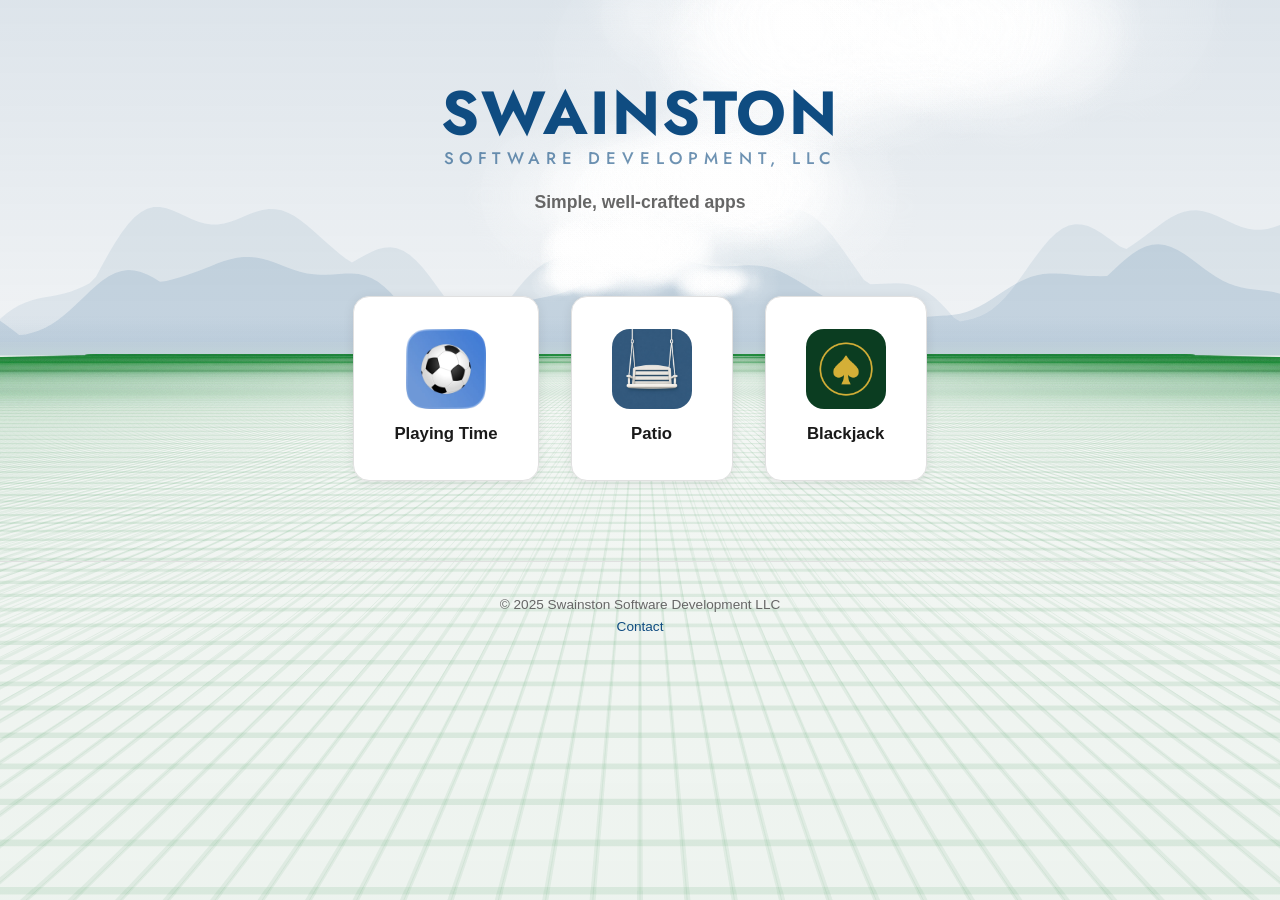
<file: index.html>
<!DOCTYPE html>
<html lang="en">
<head>
    <meta charset="UTF-8">
    <meta name="viewport" content="width=device-width, initial-scale=1.0">
    <title>Swainston Software Development</title>
    <link rel="icon" href="favicon.svg" type="image/svg+xml">
    <link rel="stylesheet" href="style.css">
    <link rel="preconnect" href="https://fonts.googleapis.com">
    <link rel="preconnect" href="https://fonts.gstatic.com" crossorigin>
    <link href="https://fonts.googleapis.com/css2?family=Jost:wght@400;500;600;700&family=JetBrains+Mono:wght@400;500&display=swap" rel="stylesheet">
</head>
<body>
    <div class="hero">
        <h1 class="logo">
            <span class="logo-main">Swainston</span>
            <span class="logo-sub">Software Development, LLC</span>
        </h1>
        <p>Simple, well-crafted apps</p>
    </div>

    <div class="app-list">
        <a class="app-link" href="apps/playing-time/index.html">
            <img src="assets/playing-time-icon.png" alt="Playing Time icon">
            <span>Playing Time</span>
        </a>
        <a class="app-link" href="apps/patio/index.html">
            <img src="assets/patio-icon.jpg" alt="Patio icon">
            <span>Patio</span>
        </a>
        <a class="app-link" href="apps/blackjack/index.html">
            <img src="assets/blackjack-icon.png" alt="Blackjack icon">
            <span>Blackjack</span>
        </a>
    </div>

    <footer>
        <p>&copy; 2025 Swainston Software Development LLC</p>
        <p><a href="support.html">Contact</a></p>
    </footer>

    <canvas id="world"></canvas>
    <canvas id="aurora"></canvas>
    <script>
    (function() {
        const canvas = document.getElementById('world');
        const ctx = canvas.getContext('2d');
        let w, h;

        const HORIZON = 0.38;
        const GREEN = [40, 140, 65];
        const BLUE = [15, 76, 129];
        const CLOUD_WHITE = [255, 255, 255];

        const GROUND_SPEED = 0.15;

        // --- CLOUDS ---
        const clouds = [];
        const CLOUD_COUNT = 6;

        function makeCloud(randomZ) {
            const puffs = [];
            // dense core puffs
            const coreCount = Math.floor(Math.random() * 14) + 14;
            for (let i = 0; i < coreCount; i++) {
                puffs.push({
                    ox: (Math.random() - 0.5) * 0.6,
                    oy: (Math.random() - 0.5) * 0.12,
                    r: Math.random() * 0.1 + 0.08,
                    core: true
                });
            }
            // outer puffs for shape
            const outerCount = Math.floor(Math.random() * 14) + 10;
            for (let i = 0; i < outerCount; i++) {
                puffs.push({
                    ox: (Math.random() - 0.5) * 1.0,
                    oy: (Math.random() - 0.5) * 0.18,
                    r: Math.random() * 0.12 + 0.06,
                    core: false
                });
            }
            return {
                x: (Math.random() - 0.5) * 2.0,
                y: -(Math.random() * 0.4 + 0.55),
                z: randomZ ? Math.random() * 10 + 2 : 10 + Math.random() * 3,
                puffs: puffs
            };
        }

        function initClouds() {
            clouds.length = 0;
            for (let i = 0; i < CLOUD_COUNT; i++) {
                clouds.push(makeCloud(true));
            }
        }

        function resize() {
            w = canvas.width = window.innerWidth;
            h = canvas.height = window.innerHeight;
        }

        function project(x3, y3, z3) {
            const fov = 1.5;
            const scale = fov / z3;
            return {
                x: w / 2 + x3 * scale * w * 0.5,
                y: h * HORIZON + y3 * scale * h * 0.6,
                s: scale
            };
        }

        function draw(t) {
            if (window.innerWidth <= 600) {
                requestAnimationFrame(draw);
                return;
            }
            ctx.clearRect(0, 0, w, h);
            const time = t * 0.001;

            // --- SKY GRADIENT ---
            const skyGrad = ctx.createLinearGradient(0, 0, 0, h * HORIZON);
            skyGrad.addColorStop(0, 'rgba(15, 76, 129, 0.12)');
            skyGrad.addColorStop(1, 'rgba(15, 76, 129, 0.04)');
            ctx.fillStyle = skyGrad;
            ctx.fillRect(0, 0, w, h * HORIZON);

            // --- MOUNTAINS ---
            const mBase = h * (HORIZON + 0.015);

            // back range (farther, lighter)
            ctx.beginPath();
            ctx.moveTo(0, mBase);
            const mSteps = 200;
            for (let i = 0; i <= mSteps; i++) {
                const mx = (i / mSteps) * w;
                const nx = i / mSteps * 12;
                const peak = Math.abs(Math.sin(nx * 0.7)) * 0.12
                           + Math.abs(Math.sin(nx * 1.3 + 2)) * 0.06
                           + Math.sin(nx * 2.7 + 5) * 0.025
                           + Math.sin(nx * 5.1 + 1) * 0.012;
                ctx.lineTo(mx, mBase - peak * h);
            }
            ctx.lineTo(w, mBase);
            ctx.closePath();
            ctx.fillStyle = 'rgba(15, 76, 129, 0.08)';
            ctx.fill();

            // front range (closer, darker)
            ctx.beginPath();
            ctx.moveTo(0, mBase);
            for (let i = 0; i <= mSteps; i++) {
                const mx = (i / mSteps) * w;
                const nx = i / mSteps * 10;
                const peak = Math.abs(Math.sin(nx * 0.9 + 3)) * 0.08
                           + Math.abs(Math.sin(nx * 1.7 + 1)) * 0.04
                           + Math.sin(nx * 3.3 + 4) * 0.018
                           + Math.sin(nx * 6.2 + 2) * 0.008;
                ctx.lineTo(mx, mBase - peak * h);
            }
            ctx.lineTo(w, mBase);
            ctx.closePath();
            ctx.fillStyle = 'rgba(15, 76, 129, 0.12)';
            ctx.fill();

            // --- GROUND GRADIENT ---
            const groundGrad = ctx.createLinearGradient(0, h * HORIZON, 0, h);
            groundGrad.addColorStop(0, 'rgba(40, 140, 65, 0.02)');
            groundGrad.addColorStop(0.3, 'rgba(40, 140, 65, 0.04)');
            groundGrad.addColorStop(1, 'rgba(40, 140, 65, 0.06)');
            ctx.fillStyle = groundGrad;
            ctx.fillRect(0, h * HORIZON, w, h * (1 - HORIZON));

            // --- GROUND GRID ---
            const gridRows = 200;
            const gridCols = 1000;
            const zMin = 0.1;
            const zMax = 22;
            const zRange = zMax - zMin;
            const scrollOffset = zRange - (time * GROUND_SPEED * 0.8) % zRange;

            for (let row = 0; row < gridRows; row++) {
                const t_row = row / gridRows;
                const baseZ = zMin * Math.pow(zMax / zMin, t_row);
                const z = zMin + ((baseZ - zMin + scrollOffset) % zRange);
                const fade = Math.max(0.3, (z - zMin) / zRange);
                const hillY = 0.35 + Math.sin(z * 1.5 + time * 0.4) * 0.015;

                // horizontal lines
                const lp = project(-12, hillY, z);
                const rp = project(12, hillY, z);
                if (lp.y > h * HORIZON) {
                    ctx.beginPath();
                    ctx.moveTo(lp.x, lp.y);
                    ctx.lineTo(rp.x, rp.y);
                    ctx.strokeStyle = 'rgba(' + GREEN.join(',') + ',' + (0.35 * fade) + ')';
                    ctx.lineWidth = Math.max(0.5, lp.s * 2.5);
                    ctx.stroke();
                }

                // vertical lines
                if (row < gridRows - 1) {
                    const nt_row = (row + 1) / gridRows;
                    const nBaseZ = zMin * Math.pow(zMax / zMin, nt_row);
                    const nz = zMin + ((nBaseZ - zMin + scrollOffset) % zRange);
                    const nHill = 0.35 + Math.sin(nz * 1.5 + time * 0.4) * 0.015;
                    for (let col = 0; col <= gridCols; col++) {
                        const x = (col / gridCols - 0.5) * 24;
                        const p1 = project(x, hillY, z);
                        const p2 = project(x, nHill, nz);
                        if (p1.y > h * HORIZON) {
                            ctx.beginPath();
                            ctx.moveTo(p1.x, p1.y);
                            ctx.lineTo(p2.x, p2.y);
                            ctx.strokeStyle = 'rgba(' + GREEN.join(',') + ',' + (0.25 * fade) + ')';
                            ctx.lineWidth = Math.max(0.3, p1.s * 1.8);
                            ctx.stroke();
                        }
                    }
                }
            }

            // --- CLOUDS ---
            for (let i = 0; i < clouds.length; i++) {
                const c = clouds[i];
                c.z -= 0.004;
                if (c.z < 0.3) {
                    clouds[i] = makeCloud(false);
                    continue;
                }

                for (const puff of c.puffs) {
                    const p = project(c.x + puff.ox, c.y + puff.oy, c.z);
                    const r = puff.r * p.s * w * 0.8;
                    const depth = Math.max(0, 1 - c.z / 14);

                    if (r > 1 && p.y < h * (HORIZON + 0.05)) {
                        // all puffs use gradients, core ones are just more opaque
                        const edgeAlpha = puff.core ? 0.22 + depth * 0.16 : 0.12 + depth * 0.1;
                        const grad = ctx.createRadialGradient(p.x, p.y, r * 0.3, p.x, p.y, r);
                        grad.addColorStop(0, 'rgba(255,255,255,' + edgeAlpha + ')');
                        grad.addColorStop(0.7, 'rgba(255,255,255,' + (edgeAlpha * 0.4) + ')');
                        grad.addColorStop(1, 'rgba(255,255,255,0)');
                        ctx.beginPath();
                        ctx.arc(p.x, p.y, r, 0, Math.PI * 2);
                        ctx.fillStyle = grad;
                        ctx.fill();
                    }
                }
            }

            // --- HORIZON LINE ---
            const hGrad = ctx.createLinearGradient(0, h * (HORIZON - 0.03), 0, h * (HORIZON + 0.05));
            hGrad.addColorStop(0, 'rgba(15, 76, 129, 0)');
            hGrad.addColorStop(0.4, 'rgba(15, 76, 129, 0.06)');
            hGrad.addColorStop(0.6, 'rgba(40, 140, 65, 0.05)');
            hGrad.addColorStop(1, 'rgba(40, 140, 65, 0)');
            ctx.fillStyle = hGrad;
            ctx.fillRect(0, h * (HORIZON - 0.03), w, h * 0.08);

            requestAnimationFrame(draw);
        }

        // --- AURORA (mobile) ---
        const auroraCanvas = document.getElementById('aurora');
        const actx = auroraCanvas.getContext('2d');
        let aw, ah;

        const AURORA_LAYERS = [
            { color: [15, 76, 129],  alpha: 0.12, speed: 0.8,  freq: 0.003, amp: 0.18, yBase: 0.25 },
            { color: [30, 100, 160], alpha: 0.10, speed: 0.6,  freq: 0.004, amp: 0.15, yBase: 0.35 },
            { color: [60, 140, 200], alpha: 0.08, speed: 1.0,  freq: 0.0025,amp: 0.20, yBase: 0.30 },
            { color: [20, 60, 110],  alpha: 0.10, speed: 0.5,  freq: 0.005, amp: 0.12, yBase: 0.45 },
            { color: [80, 170, 220], alpha: 0.06, speed: 0.7,  freq: 0.0035,amp: 0.16, yBase: 0.40 },
        ];

        function auroraResize() {
            aw = auroraCanvas.width = window.innerWidth;
            ah = auroraCanvas.height = window.innerHeight;
        }

        function drawAurora(t) {
            if (window.innerWidth > 600) {
                requestAnimationFrame(drawAurora);
                return;
            }
            actx.clearRect(0, 0, aw, ah);
            const time = t * 0.001;

            for (const layer of AURORA_LAYERS) {
                const steps = Math.ceil(aw / 4);
                const bandHeight = ah * 0.35;

                actx.beginPath();
                actx.moveTo(0, ah);

                for (let i = 0; i <= steps; i++) {
                    const x = (i / steps) * aw;
                    const nx = x * layer.freq;
                    const wave = Math.sin(nx + time * layer.speed) * 0.4
                               + Math.sin(nx * 2.3 + time * layer.speed * 0.7) * 0.3
                               + Math.sin(nx * 0.7 + time * layer.speed * 1.3) * 0.3;
                    actx.lineTo(x, ah * layer.yBase + wave * ah * layer.amp);
                }

                actx.lineTo(aw, ah);
                actx.closePath();

                const grad = actx.createLinearGradient(0, ah * layer.yBase - bandHeight * 0.3, 0, ah * layer.yBase + bandHeight);
                const c = layer.color.join(',');
                const shimmer = 1 + Math.sin(time * 1.5 + layer.yBase * 20) * 0.3;
                const a = layer.alpha * shimmer;

                grad.addColorStop(0, 'rgba(' + c + ', 0)');
                grad.addColorStop(0.3, 'rgba(' + c + ',' + a + ')');
                grad.addColorStop(0.6, 'rgba(' + c + ',' + (a * 0.7) + ')');
                grad.addColorStop(1, 'rgba(' + c + ', 0)');

                actx.fillStyle = grad;
                actx.fill();
            }

            requestAnimationFrame(drawAurora);
        }

        // --- SWITCHING ---
        let isMobile = window.innerWidth <= 600;

        function updateCanvases() {
            const wasMobile = isMobile;
            isMobile = window.innerWidth <= 600;
            canvas.style.display = isMobile ? 'none' : 'block';
            auroraCanvas.style.display = isMobile ? 'block' : 'none';
            resize();
            auroraResize();
            if (!wasMobile && isMobile) initClouds();
        }

        window.addEventListener('resize', function() {
            updateCanvases();
            initClouds();
        });

        updateCanvases();
        initClouds();
        requestAnimationFrame(draw);
        requestAnimationFrame(drawAurora);
    })();
    </script>
</body>
</html>
</file>
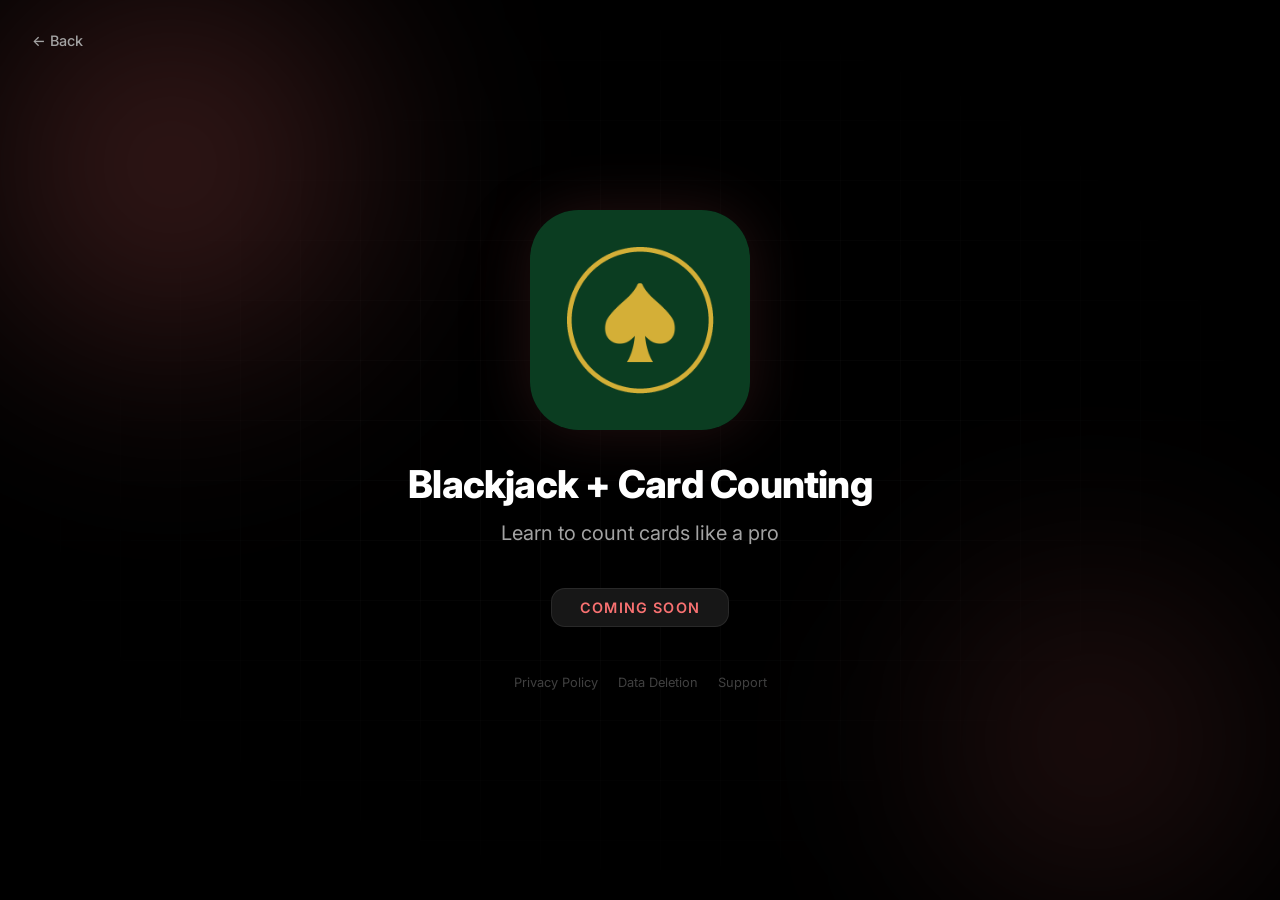
<file: apps/blackjack/index.html>
<!DOCTYPE html>
<html lang="en">
<head>
    <meta charset="UTF-8">
    <meta name="viewport" content="width=device-width, initial-scale=1.0">
    <title>Blackjack + Card Counting</title>
    <link rel="icon" href="../../favicon.svg" type="image/svg+xml">
    <link rel="preconnect" href="https://fonts.googleapis.com">
    <link rel="preconnect" href="https://fonts.gstatic.com" crossorigin>
    <link href="https://fonts.googleapis.com/css2?family=Inter:wght@400;500;600;700;800&display=swap" rel="stylesheet">
    <style>
        :root {
            --accent: #f87171;
            --accent-dim: rgba(248, 113, 113, 0.15);
            --accent-glow: rgba(248, 113, 113, 0.2);
            --accent-border: rgba(248, 113, 113, 0.6);
            --black: #000;
            --gray-900: #0a0a0a;
            --gray-800: #171717;
            --gray-400: #a3a3a3;
            --white: #fff;
        }

        *, *::before, *::after { margin: 0; padding: 0; box-sizing: border-box; }

        html { scroll-behavior: smooth; }

        body {
            font-family: 'Inter', -apple-system, BlinkMacSystemFont, 'Segoe UI', sans-serif;
            background: var(--black);
            color: var(--white);
            min-height: 100vh;
            overflow-x: hidden;
            -webkit-font-smoothing: antialiased;
        }

        .bg-glow {
            position: fixed; inset: 0; pointer-events: none; z-index: 0;
        }
        .bg-glow::before, .bg-glow::after {
            content: ''; position: absolute; border-radius: 50%; filter: blur(80px);
        }
        .bg-glow::before {
            width: 600px; height: 600px; top: -15%; left: -10%;
            background: radial-gradient(circle, rgba(248,113,113,0.25) 0%, transparent 70%);
            animation: pulse 8s ease-in-out infinite;
        }
        .bg-glow::after {
            width: 500px; height: 500px; bottom: -10%; right: -5%;
            background: radial-gradient(circle, rgba(248,113,113,0.15) 0%, transparent 70%);
            animation: pulse 8s ease-in-out 4s infinite;
        }

        .bg-grid {
            position: fixed; inset: 0; pointer-events: none; z-index: 0;
            background-image:
                linear-gradient(rgba(255,255,255,0.02) 1px, transparent 1px),
                linear-gradient(90deg, rgba(255,255,255,0.02) 1px, transparent 1px);
            background-size: 60px 60px;
            mask-image: radial-gradient(ellipse at center, black 30%, transparent 70%);
            -webkit-mask-image: radial-gradient(ellipse at center, black 30%, transparent 70%);
        }

        .container {
            position: relative; z-index: 1;
            display: flex; flex-direction: column; align-items: center; justify-content: center;
            min-height: 100vh; padding: 2rem; text-align: center;
        }

        .back {
            position: absolute; top: 2rem; left: 2rem;
            color: var(--gray-400); text-decoration: none; font-size: 0.9rem; font-weight: 500;
            transition: color 0.2s;
        }
        .back:hover { color: var(--accent); }

        .brand-icon {
            width: clamp(140px, 28vw, 220px); height: clamp(140px, 28vw, 220px);
            border-radius: 22%; object-fit: cover;
            box-shadow: 0 0 60px rgba(248,113,113,0.15), 0 20px 60px rgba(0,0,0,0.5);
            animation: fadeInUp 0.8s ease both 0.1s;
            margin-bottom: 2rem;
        }

        h1 {
            font-size: clamp(1.6rem, 4vw, 2.4rem); font-weight: 800;
            letter-spacing: -0.02em; line-height: 1.15;
            animation: fadeInUp 0.8s ease both 0.15s;
            margin-bottom: 0.75rem;
        }

        .tagline {
            font-size: clamp(1rem, 2.2vw, 1.25rem); font-weight: 400;
            color: var(--gray-400); max-width: 420px; line-height: 1.5;
            animation: fadeInUp 0.8s ease both 0.2s;
            margin-bottom: 2.5rem;
        }

        .features {
            list-style: none; max-width: 380px; text-align: left; margin-bottom: 2.5rem;
            animation: fadeInUp 0.8s ease both 0.25s;
        }
        .features li {
            padding: 8px 0; font-size: 0.95rem; color: var(--gray-400);
            display: flex; align-items: flex-start; gap: 12px; line-height: 1.45;
        }
        .features li::before {
            content: ''; width: 6px; height: 6px; border-radius: 50%;
            background: var(--accent); flex-shrink: 0; margin-top: 8px;
        }

        .coming-soon {
            display: inline-block; padding: 10px 28px;
            background: var(--gray-800); border: 1px solid rgba(255,255,255,0.08);
            border-radius: 14px; font-size: 0.9rem; font-weight: 600;
            text-transform: uppercase; letter-spacing: 0.08em;
            color: var(--accent);
            animation: fadeInUp 0.8s ease both 0.35s;
            margin-bottom: 3rem;
        }

        .footer-links {
            display: flex; gap: 20px; flex-wrap: wrap; justify-content: center;
            animation: fadeInUp 0.8s ease both 0.4s;
        }
        .footer-links a {
            color: rgba(255,255,255,0.25); text-decoration: none; font-size: 0.8rem;
            transition: color 0.2s;
        }
        .footer-links a:hover { color: var(--accent); }

        @keyframes pulse {
            0%, 100% { opacity: 0.6; transform: scale(1); }
            50% { opacity: 1; transform: scale(1.15); }
        }
        @keyframes fadeInUp {
            from { opacity: 0; transform: translateY(24px); }
            to { opacity: 1; transform: translateY(0); }
        }

        @media (max-width: 480px) {
            .back { top: 1rem; left: 1rem; }
        }
    </style>
</head>
<body>
    <div class="bg-glow"></div>
    <div class="bg-grid"></div>

    <main class="container">
        <a class="back" href="../../index.html">&larr; Back</a>
        <img src="../../assets/blackjack-icon.png" alt="Blackjack + Card Counting" class="brand-icon">
        <h1>Blackjack + Card Counting</h1>
        <p class="tagline">Learn to count cards like a pro</p>
        <span class="coming-soon">Coming Soon</span>
        <div class="footer-links">
            <a href="privacy-policy.html">Privacy Policy</a>
            <a href="data-deletion.html">Data Deletion</a>
            <a href="../../support.html?app=blackjack">Support</a>
        </div>
    </main>
</body>
</html>
</file>
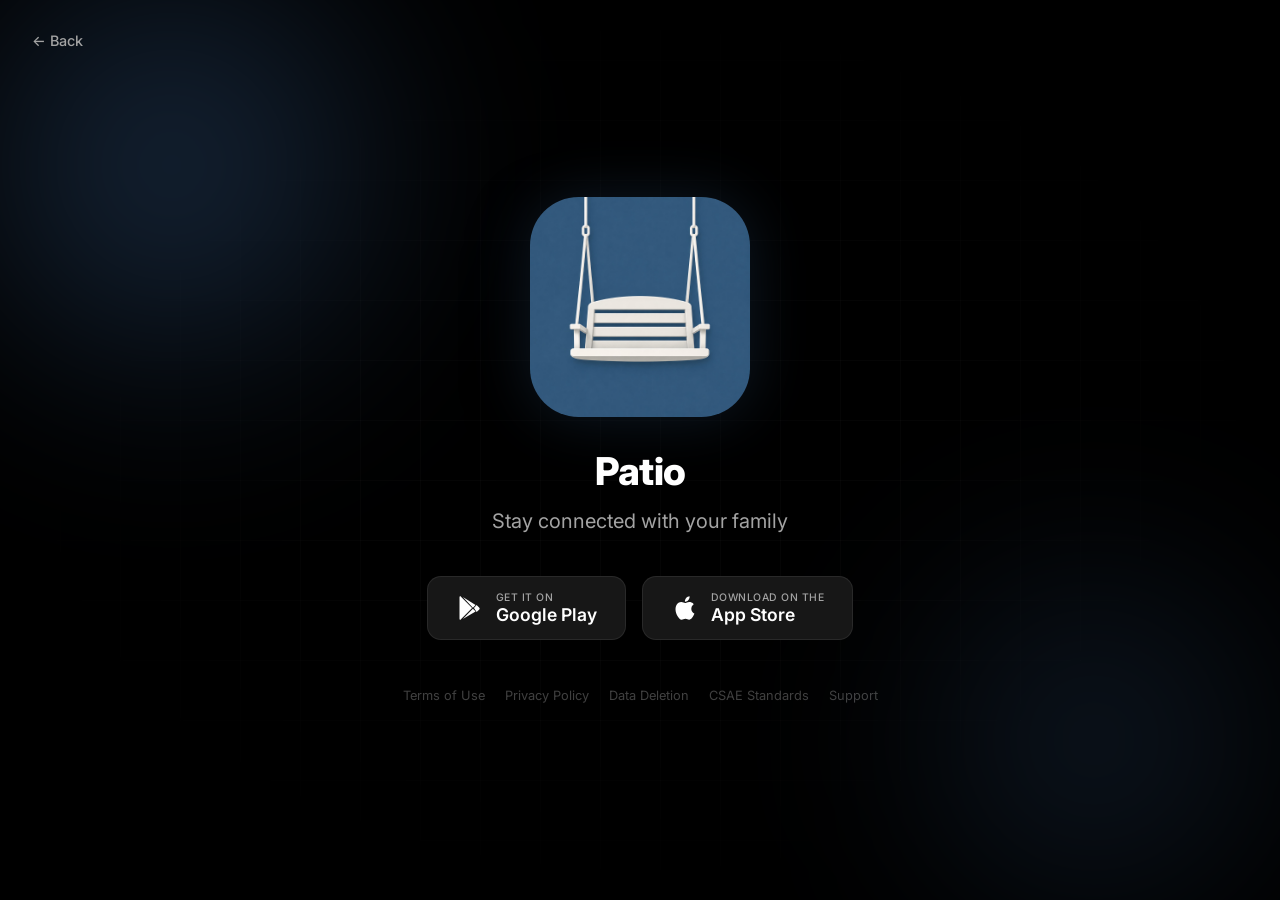
<file: apps/patio/index.html>
<!DOCTYPE html>
<html lang="en">
<head>
    <meta charset="UTF-8">
    <meta name="viewport" content="width=device-width, initial-scale=1.0">
    <title>Patio — Stay Connected with Your Family</title>
    <link rel="icon" href="../../favicon.svg" type="image/svg+xml">
    <meta property="og:title" content="Patio — Stay Connected with Your Family">
    <meta property="og:description" content="Stay connected with your family">
    <meta property="og:image" content="https://swainston.dev/assets/patio-icon.jpg">
    <meta property="og:url" content="https://swainston.dev/apps/patio/">
    <meta property="og:type" content="website">
    <meta name="twitter:card" content="summary">
    <meta name="twitter:image" content="https://swainston.dev/assets/patio-icon.jpg">
    <link rel="preconnect" href="https://fonts.googleapis.com">
    <link rel="preconnect" href="https://fonts.gstatic.com" crossorigin>
    <link href="https://fonts.googleapis.com/css2?family=Inter:wght@400;500;600;700;800&display=swap" rel="stylesheet">
    <style>
        :root {
            --accent: #60a5fa;
            --accent-dim: rgba(96, 165, 250, 0.15);
            --accent-glow: rgba(96, 165, 250, 0.2);
            --accent-border: rgba(96, 165, 250, 0.6);
            --black: #000;
            --gray-900: #0a0a0a;
            --gray-800: #171717;
            --gray-400: #a3a3a3;
            --white: #fff;
        }

        *, *::before, *::after { margin: 0; padding: 0; box-sizing: border-box; }

        html { scroll-behavior: smooth; }

        body {
            font-family: 'Inter', -apple-system, BlinkMacSystemFont, 'Segoe UI', sans-serif;
            background: var(--black);
            color: var(--white);
            min-height: 100vh;
            overflow-x: hidden;
            -webkit-font-smoothing: antialiased;
        }

        .bg-glow {
            position: fixed; inset: 0; pointer-events: none; z-index: 0;
        }
        .bg-glow::before, .bg-glow::after {
            content: ''; position: absolute; border-radius: 50%; filter: blur(80px);
        }
        .bg-glow::before {
            width: 600px; height: 600px; top: -15%; left: -10%;
            background: radial-gradient(circle, rgba(96,165,250,0.25) 0%, transparent 70%);
            animation: pulse 8s ease-in-out infinite;
        }
        .bg-glow::after {
            width: 500px; height: 500px; bottom: -10%; right: -5%;
            background: radial-gradient(circle, rgba(96,165,250,0.15) 0%, transparent 70%);
            animation: pulse 8s ease-in-out 4s infinite;
        }

        .bg-grid {
            position: fixed; inset: 0; pointer-events: none; z-index: 0;
            background-image:
                linear-gradient(rgba(255,255,255,0.02) 1px, transparent 1px),
                linear-gradient(90deg, rgba(255,255,255,0.02) 1px, transparent 1px);
            background-size: 60px 60px;
            mask-image: radial-gradient(ellipse at center, black 30%, transparent 70%);
            -webkit-mask-image: radial-gradient(ellipse at center, black 30%, transparent 70%);
        }

        .container {
            position: relative; z-index: 1;
            display: flex; flex-direction: column; align-items: center; justify-content: center;
            min-height: 100vh; padding: 2rem; text-align: center;
        }

        .back {
            position: absolute; top: 2rem; left: 2rem;
            color: var(--gray-400); text-decoration: none; font-size: 0.9rem; font-weight: 500;
            transition: color 0.2s;
        }
        .back:hover { color: var(--accent); }

        .brand-icon {
            width: clamp(140px, 28vw, 220px); height: clamp(140px, 28vw, 220px);
            border-radius: 22%; object-fit: cover;
            box-shadow: 0 0 60px rgba(96,165,250,0.15), 0 20px 60px rgba(0,0,0,0.5);
            animation: fadeInUp 0.8s ease both 0.1s;
            margin-bottom: 2rem;
        }

        h1 {
            font-size: clamp(1.6rem, 4vw, 2.4rem); font-weight: 800;
            letter-spacing: -0.02em; line-height: 1.15;
            animation: fadeInUp 0.8s ease both 0.15s;
            margin-bottom: 0.75rem;
        }

        .tagline {
            font-size: clamp(1rem, 2.2vw, 1.25rem); font-weight: 400;
            color: var(--gray-400); max-width: 420px; line-height: 1.5;
            animation: fadeInUp 0.8s ease both 0.2s;
            margin-bottom: 2.5rem;
        }

        .features {
            list-style: none; max-width: 380px; text-align: left; margin-bottom: 2.5rem;
            animation: fadeInUp 0.8s ease both 0.25s;
        }
        .features li {
            padding: 8px 0; font-size: 0.95rem; color: var(--gray-400);
            display: flex; align-items: flex-start; gap: 12px; line-height: 1.45;
        }
        .features li::before {
            content: ''; width: 6px; height: 6px; border-radius: 50%;
            background: var(--accent); flex-shrink: 0; margin-top: 8px;
        }

        .invite-code {
            display: none;
            background: var(--accent-dim); border: 1px solid var(--accent-border);
            border-radius: 14px; padding: 1.25rem 1.75rem;
            max-width: 380px; width: 100%; cursor: pointer;
            animation: fadeInUp 0.8s ease both 0.3s;
            margin-bottom: 2rem; text-align: center;
            transition: background 0.2s, box-shadow 0.2s;
        }
        .invite-code:hover {
            background: rgba(96, 165, 250, 0.25);
            box-shadow: 0 4px 20px var(--accent-glow);
        }
        .invite-code:active { transform: scale(0.98); }
        .invite-code.visible { display: block; }
        .invite-code p {
            font-size: 0.85rem; color: var(--gray-400); margin-bottom: 0.5rem;
        }
        .invite-code .code {
            font-size: 1.75rem; font-weight: 700; letter-spacing: 0.08em;
            color: var(--accent);
        }
        .invite-code .tap-hint {
            font-size: 0.75rem; color: var(--gray-400); margin-top: 0.5rem;
            transition: color 0.2s;
        }
        .invite-code .tap-hint.copied { color: var(--accent); }

        .store-buttons {
            display: flex; gap: 1rem; flex-wrap: wrap; justify-content: center;
            animation: fadeInUp 0.8s ease both 0.35s;
            margin-bottom: 3rem;
        }

        .store-btn {
            display: inline-flex; align-items: center; gap: 0.75rem;
            padding: 0.875rem 1.75rem;
            background: var(--gray-800); border: 1px solid rgba(255,255,255,0.08);
            border-radius: 14px; color: var(--white); text-decoration: none;
            transition: all 0.3s cubic-bezier(0.4, 0, 0.2, 1);
        }
        .store-btn:hover {
            background: var(--accent-dim); border-color: var(--accent-border);
            transform: translateY(-2px);
            box-shadow: 0 8px 30px var(--accent-glow);
        }
        .store-btn:active { transform: translateY(0); }
        .store-btn svg { width: 28px; height: 28px; fill: var(--white); flex-shrink: 0; }
        .store-btn .label { display: flex; flex-direction: column; text-align: left; }
        .store-btn .label-sm {
            font-size: 0.65rem; font-weight: 500; text-transform: uppercase;
            letter-spacing: 0.05em; color: var(--gray-400);
        }
        .store-btn .label-lg { font-size: 1.1rem; font-weight: 600; }

        .footer-links {
            display: flex; gap: 20px; flex-wrap: wrap; justify-content: center;
            animation: fadeInUp 0.8s ease both 0.4s;
        }
        .footer-links a {
            color: rgba(255,255,255,0.25); text-decoration: none; font-size: 0.8rem;
            transition: color 0.2s;
        }
        .footer-links a:hover { color: var(--accent); }

        @keyframes pulse {
            0%, 100% { opacity: 0.6; transform: scale(1); }
            50% { opacity: 1; transform: scale(1.15); }
        }
        @keyframes fadeInUp {
            from { opacity: 0; transform: translateY(24px); }
            to { opacity: 1; transform: translateY(0); }
        }

        @media (max-width: 480px) {
            .store-buttons { flex-direction: column; width: 100%; max-width: 280px; }
            .store-btn { justify-content: center; }
            .back { top: 1rem; left: 1rem; }
        }
    </style>
</head>
<body>
    <div class="bg-glow"></div>
    <div class="bg-grid"></div>

    <main class="container">
        <a class="back" href="../../index.html">&larr; Back</a>
        <img src="../../assets/patio-icon.jpg" alt="Patio" class="brand-icon">
        <h1>Patio</h1>
        <p class="tagline">Stay connected with your family</p>
        <div id="invite-code" class="invite-code" onclick="copyInviteCode()">
            <p>Use this invite code to join your family:</p>
            <span class="code" id="invite-code-text"></span>
            <div class="tap-hint" id="invite-hint">Tap to copy</div>
        </div>
        <div class="store-buttons">
            <a href="https://play.google.com/store/apps/details?id=dev.swainston.family" class="store-btn" aria-label="Get it on Google Play">
                <svg viewBox="0 0 24 24"><path d="M3.609 1.814L13.792 12 3.61 22.186a.996.996 0 0 1-.61-.92V2.734a1 1 0 0 1 .609-.92zm10.89 10.893l2.302 2.302-10.937 6.333 8.635-8.635zm3.199-3.199l2.302 2.302a1 1 0 0 1 0 1.38l-2.302 2.302L15.396 12l2.302-2.492zM5.864 2.658L16.8 9.49l-2.302 2.302L5.864 2.658z"/></svg>
                <div class="label"><span class="label-sm">Get it on</span><span class="label-lg">Google Play</span></div>
            </a>
            <a href="https://apps.apple.com/us/app/patio-stay-in-touch/id6479965418" class="store-btn" aria-label="Download on the App Store">
                <svg viewBox="0 0 24 24"><path d="M18.71 19.5c-.83 1.24-1.71 2.45-3.05 2.47-1.34.03-1.77-.79-3.29-.79-1.53 0-2 .77-3.27.82-1.31.05-2.3-1.32-3.14-2.53C4.25 17 2.94 12.45 4.7 9.39c.87-1.52 2.43-2.48 4.12-2.51 1.28-.02 2.5.87 3.29.87.78 0 2.26-1.07 3.8-.91.65.03 2.47.26 3.64 1.98-.09.06-2.17 1.28-2.15 3.81.03 3.02 2.65 4.03 2.68 4.04-.03.07-.42 1.44-1.38 2.83M13 3.5c.73-.83 1.94-1.46 2.94-1.5.13 1.17-.34 2.35-1.04 3.19-.69.85-1.83 1.51-2.95 1.42-.15-1.15.41-2.35 1.05-3.11z"/></svg>
                <div class="label"><span class="label-sm">Download on the</span><span class="label-lg">App Store</span></div>
            </a>
        </div>
        <div class="footer-links">
            <a href="terms-of-use.html">Terms of Use</a>
            <a href="privacy-policy.html">Privacy Policy</a>
            <a href="data-deletion.html">Data Deletion</a>
            <a href="csae-standards.html">CSAE Standards</a>
            <a href="../../support.html?app=patio">Support</a>
        </div>
    </main>
    <script>
        (function() {
            var code = new URLSearchParams(window.location.search).get('inviteCode');
            if (code) {
                document.getElementById('invite-code-text').textContent = code;
                document.getElementById('invite-code').classList.add('visible');
            }
        })();

        function copyInviteCode() {
            var code = document.getElementById('invite-code-text').textContent;
            navigator.clipboard.writeText(code).then(function() {
                var hint = document.getElementById('invite-hint');
                hint.textContent = 'Copied!';
                hint.classList.add('copied');
                setTimeout(function() {
                    hint.textContent = 'Tap to copy';
                    hint.classList.remove('copied');
                }, 2000);
            });
        }
    </script>
</body>
</html>
</file>
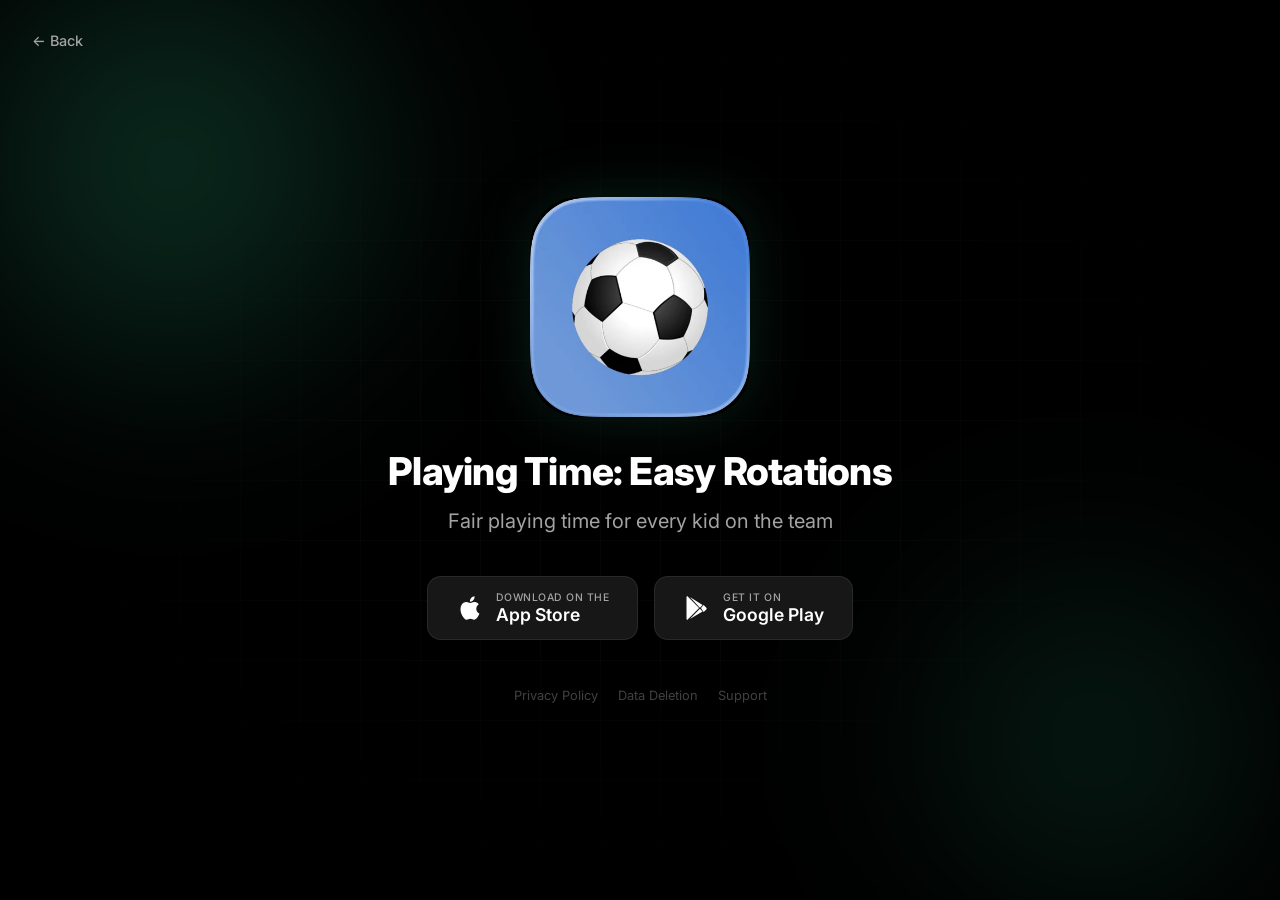
<file: apps/playing-time/index.html>
<!DOCTYPE html>
<html lang="en">
<head>
    <meta charset="UTF-8">
    <meta name="viewport" content="width=device-width, initial-scale=1.0">
    <title>Playing Time: Easy Rotations</title>
    <link rel="icon" href="../../favicon.svg" type="image/svg+xml">
    <link rel="preconnect" href="https://fonts.googleapis.com">
    <link rel="preconnect" href="https://fonts.gstatic.com" crossorigin>
    <link href="https://fonts.googleapis.com/css2?family=Inter:wght@400;500;600;700;800&display=swap" rel="stylesheet">
    <style>
        :root {
            --accent: #34d399;
            --accent-dim: rgba(52, 211, 153, 0.15);
            --accent-glow: rgba(52, 211, 153, 0.2);
            --accent-border: rgba(52, 211, 153, 0.6);
            --black: #000;
            --gray-900: #0a0a0a;
            --gray-800: #171717;
            --gray-400: #a3a3a3;
            --white: #fff;
        }

        *, *::before, *::after { margin: 0; padding: 0; box-sizing: border-box; }

        html { scroll-behavior: smooth; }

        body {
            font-family: 'Inter', -apple-system, BlinkMacSystemFont, 'Segoe UI', sans-serif;
            background: var(--black);
            color: var(--white);
            min-height: 100vh;
            overflow-x: hidden;
            -webkit-font-smoothing: antialiased;
        }

        .bg-glow {
            position: fixed; inset: 0; pointer-events: none; z-index: 0;
        }
        .bg-glow::before, .bg-glow::after {
            content: ''; position: absolute; border-radius: 50%; filter: blur(80px);
        }
        .bg-glow::before {
            width: 600px; height: 600px; top: -15%; left: -10%;
            background: radial-gradient(circle, rgba(52,211,153,0.25) 0%, transparent 70%);
            animation: pulse 8s ease-in-out infinite;
        }
        .bg-glow::after {
            width: 500px; height: 500px; bottom: -10%; right: -5%;
            background: radial-gradient(circle, rgba(52,211,153,0.15) 0%, transparent 70%);
            animation: pulse 8s ease-in-out 4s infinite;
        }

        .bg-grid {
            position: fixed; inset: 0; pointer-events: none; z-index: 0;
            background-image:
                linear-gradient(rgba(255,255,255,0.02) 1px, transparent 1px),
                linear-gradient(90deg, rgba(255,255,255,0.02) 1px, transparent 1px);
            background-size: 60px 60px;
            mask-image: radial-gradient(ellipse at center, black 30%, transparent 70%);
            -webkit-mask-image: radial-gradient(ellipse at center, black 30%, transparent 70%);
        }

        .container {
            position: relative; z-index: 1;
            display: flex; flex-direction: column; align-items: center; justify-content: center;
            min-height: 100vh; padding: 2rem; text-align: center;
        }

        .back {
            position: absolute; top: 2rem; left: 2rem;
            color: var(--gray-400); text-decoration: none; font-size: 0.9rem; font-weight: 500;
            transition: color 0.2s;
        }
        .back:hover { color: var(--accent); }

        .brand-icon {
            width: clamp(140px, 28vw, 220px); height: clamp(140px, 28vw, 220px);
            border-radius: 22%; object-fit: cover;
            box-shadow: 0 0 60px rgba(52,211,153,0.15), 0 20px 60px rgba(0,0,0,0.5);
            animation: fadeInUp 0.8s ease both 0.1s;
            margin-bottom: 2rem;
        }

        h1 {
            font-size: clamp(1.6rem, 4vw, 2.4rem); font-weight: 800;
            letter-spacing: -0.02em; line-height: 1.15;
            animation: fadeInUp 0.8s ease both 0.15s;
            margin-bottom: 0.75rem;
        }

        .tagline {
            font-size: clamp(1rem, 2.2vw, 1.25rem); font-weight: 400;
            color: var(--gray-400); max-width: 420px; line-height: 1.5;
            animation: fadeInUp 0.8s ease both 0.2s;
            margin-bottom: 2.5rem;
        }

        .features {
            list-style: none; max-width: 380px; text-align: left; margin-bottom: 2.5rem;
            animation: fadeInUp 0.8s ease both 0.25s;
        }
        .features li {
            padding: 8px 0; font-size: 0.95rem; color: var(--gray-400);
            display: flex; align-items: flex-start; gap: 12px; line-height: 1.45;
        }
        .features li::before {
            content: ''; width: 6px; height: 6px; border-radius: 50%;
            background: var(--accent); flex-shrink: 0; margin-top: 8px;
        }

        .store-buttons {
            display: flex; gap: 1rem; flex-wrap: wrap; justify-content: center;
            animation: fadeInUp 0.8s ease both 0.35s;
            margin-bottom: 3rem;
        }

        .store-btn {
            display: inline-flex; align-items: center; gap: 0.75rem;
            padding: 0.875rem 1.75rem;
            background: var(--gray-800); border: 1px solid rgba(255,255,255,0.08);
            border-radius: 14px; color: var(--white); text-decoration: none;
            transition: all 0.3s cubic-bezier(0.4, 0, 0.2, 1);
        }
        .store-btn:hover {
            background: var(--accent-dim); border-color: var(--accent-border);
            transform: translateY(-2px);
            box-shadow: 0 8px 30px var(--accent-glow);
        }
        .store-btn:active { transform: translateY(0); }
        .store-btn svg { width: 28px; height: 28px; fill: var(--white); flex-shrink: 0; }
        .store-btn .label { display: flex; flex-direction: column; text-align: left; }
        .store-btn .label-sm {
            font-size: 0.65rem; font-weight: 500; text-transform: uppercase;
            letter-spacing: 0.05em; color: var(--gray-400);
        }
        .store-btn .label-lg { font-size: 1.1rem; font-weight: 600; }

        .footer-links {
            display: flex; gap: 20px; flex-wrap: wrap; justify-content: center;
            animation: fadeInUp 0.8s ease both 0.4s;
        }
        .footer-links a {
            color: rgba(255,255,255,0.25); text-decoration: none; font-size: 0.8rem;
            transition: color 0.2s;
        }
        .footer-links a:hover { color: var(--accent); }

        @keyframes pulse {
            0%, 100% { opacity: 0.6; transform: scale(1); }
            50% { opacity: 1; transform: scale(1.15); }
        }
        @keyframes fadeInUp {
            from { opacity: 0; transform: translateY(24px); }
            to { opacity: 1; transform: translateY(0); }
        }

        @media (max-width: 480px) {
            .store-buttons { flex-direction: column; width: 100%; max-width: 280px; }
            .store-btn { justify-content: center; }
            .back { top: 1rem; left: 1rem; }
        }
    </style>
</head>
<body>
    <div class="bg-glow"></div>
    <div class="bg-grid"></div>

    <main class="container">
        <a class="back" href="../../index.html">&larr; Back</a>
        <img src="../../assets/playing-time-icon.png" alt="Playing Time" class="brand-icon">
        <h1>Playing Time: Easy Rotations</h1>
        <p class="tagline">Fair playing time for every kid on the team</p>
        <div class="store-buttons">
            <a href="https://apps.apple.com/us/app/playing-time-easy-rotations/id6465690976" class="store-btn" aria-label="Download on the App Store">
                <svg viewBox="0 0 24 24"><path d="M18.71 19.5c-.83 1.24-1.71 2.45-3.05 2.47-1.34.03-1.77-.79-3.29-.79-1.53 0-2 .77-3.27.82-1.31.05-2.3-1.32-3.14-2.53C4.25 17 2.94 12.45 4.7 9.39c.87-1.52 2.43-2.48 4.12-2.51 1.28-.02 2.5.87 3.29.87.78 0 2.26-1.07 3.8-.91.65.03 2.47.26 3.64 1.98-.09.06-2.17 1.28-2.15 3.81.03 3.02 2.65 4.03 2.68 4.04-.03.07-.42 1.44-1.38 2.83M13 3.5c.73-.83 1.94-1.46 2.94-1.5.13 1.17-.34 2.35-1.04 3.19-.69.85-1.83 1.51-2.95 1.42-.15-1.15.41-2.35 1.05-3.11z"/></svg>
                <div class="label"><span class="label-sm">Download on the</span><span class="label-lg">App Store</span></div>
            </a>
            <a href="https://play.google.com/store/apps/details?id=dev.swainston.soccer" class="store-btn" aria-label="Get it on Google Play">
                <svg viewBox="0 0 24 24"><path d="M3.609 1.814L13.792 12 3.61 22.186a.996.996 0 0 1-.61-.92V2.734a1 1 0 0 1 .609-.92zm10.89 10.893l2.302 2.302-10.937 6.333 8.635-8.635zm3.199-3.199l2.302 2.302a1 1 0 0 1 0 1.38l-2.302 2.302L15.396 12l2.302-2.492zM5.864 2.658L16.8 9.49l-2.302 2.302L5.864 2.658z"/></svg>
                <div class="label"><span class="label-sm">Get it on</span><span class="label-lg">Google Play</span></div>
            </a>
        </div>
        <div class="footer-links">
            <a href="privacy-policy.html">Privacy Policy</a>
            <a href="data-deletion.html">Data Deletion</a>
            <a href="../../support.html?app=playing-time">Support</a>
        </div>
    </main>
</body>
</html>
</file>
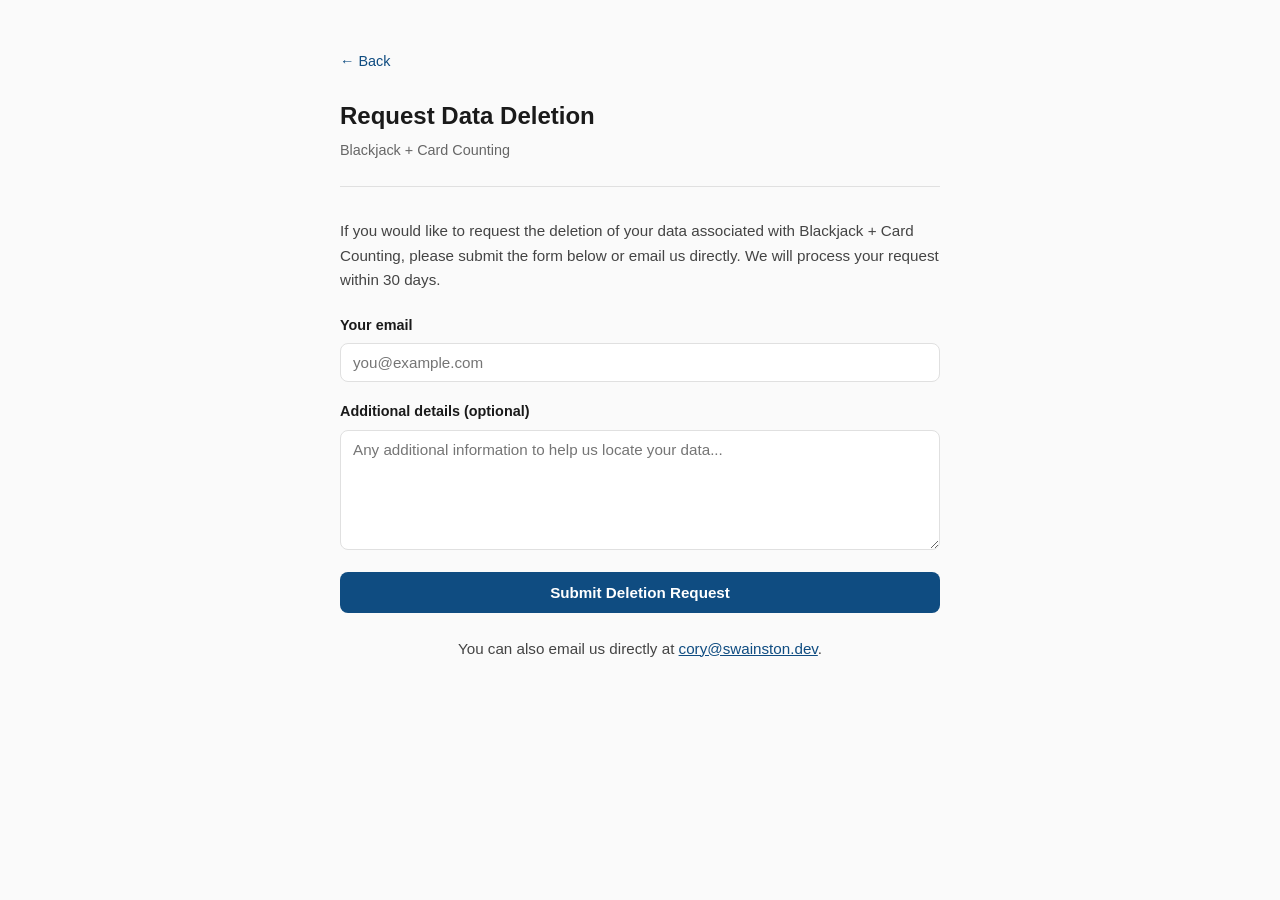
<file: apps/blackjack/data-deletion.html>
<!DOCTYPE html>
<html lang="en">
<head>
    <meta charset="UTF-8">
    <meta name="viewport" content="width=device-width, initial-scale=1.0">
    <title>Blackjack + Card Counting - Data Deletion</title>
    <link rel="icon" href="../../favicon.svg" type="image/svg+xml">
    <link rel="stylesheet" href="../../style.css">
</head>
<body>
    <div class="page">
        <a class="back" href="index.html">&larr; Back</a>
        <h1>Request Data Deletion</h1>
        <p class="subtitle">Blackjack + Card Counting</p>

        <p>If you would like to request the deletion of your data associated with Blackjack + Card Counting, please submit the form below or email us directly. We will process your request within 30 days.</p>

        <form class="support-form" action="https://formspree.io/f/xojyglbp" method="POST">
            <input type="hidden" name="app" value="Blackjack + Card Counting">
            <input type="hidden" name="type" value="Data Deletion Request">

            <label for="email">Your email</label>
            <input type="email" id="email" name="email" placeholder="you@example.com" required>

            <label for="message">Additional details (optional)</label>
            <textarea id="message" name="message" rows="4" placeholder="Any additional information to help us locate your data..."></textarea>

            <button type="submit">Submit Deletion Request</button>
        </form>

        <div id="success-message" class="success-message" hidden>
            <p>Your data deletion request has been received. We'll process it within 30 days.</p>
        </div>

        <p class="support-alt">You can also email us directly at <a href="mailto:cory@swainston.dev">cory@swainston.dev</a>.</p>
    </div>

    <script>
        document.querySelector('form').addEventListener('submit', async function(e) {
            e.preventDefault();
            const form = e.target;
            const res = await fetch(form.action, { method: 'POST', body: new FormData(form), headers: { 'Accept': 'application/json' } });
            if (res.ok) {
                form.hidden = true;
                document.getElementById('success-message').hidden = false;
            }
        });
    </script>
</body>
</html>
</file>
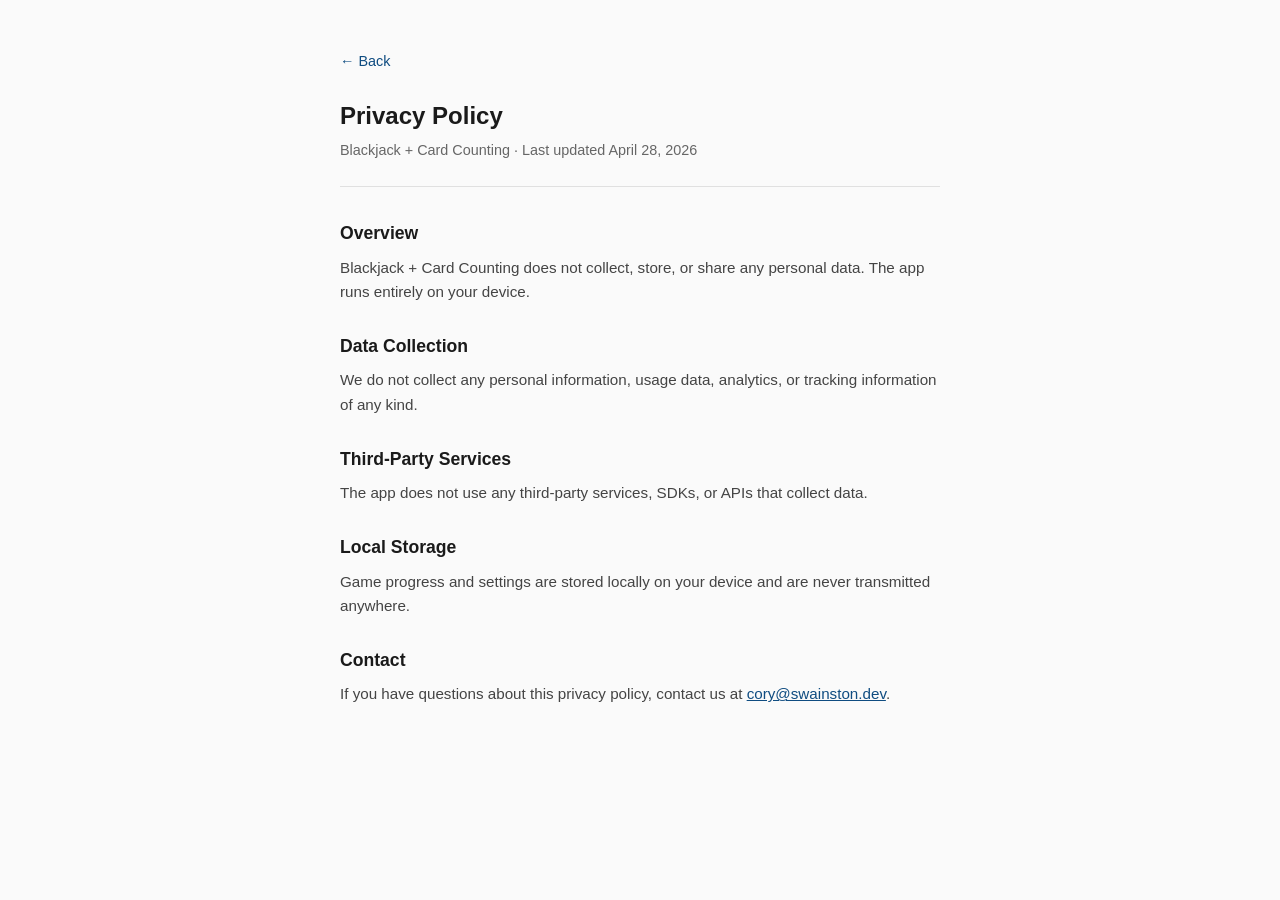
<file: apps/blackjack/privacy-policy.html>
<!DOCTYPE html>
<html lang="en">
<head>
    <meta charset="UTF-8">
    <meta name="viewport" content="width=device-width, initial-scale=1.0">
    <title>Blackjack + Card Counting - Privacy Policy</title>
    <link rel="icon" href="../../favicon.svg" type="image/svg+xml">
    <link rel="stylesheet" href="../../style.css">
</head>
<body>
    <div class="page">
        <a class="back" href="index.html">&larr; Back</a>
        <h1>Privacy Policy</h1>
        <p class="subtitle">Blackjack + Card Counting &middot; Last updated April 28, 2026</p>

        <h2>Overview</h2>
        <p>Blackjack + Card Counting does not collect, store, or share any personal data. The app runs entirely on your device.</p>

        <h2>Data Collection</h2>
        <p>We do not collect any personal information, usage data, analytics, or tracking information of any kind.</p>

        <h2>Third-Party Services</h2>
        <p>The app does not use any third-party services, SDKs, or APIs that collect data.</p>

        <h2>Local Storage</h2>
        <p>Game progress and settings are stored locally on your device and are never transmitted anywhere.</p>

        <h2>Contact</h2>
        <p>If you have questions about this privacy policy, contact us at <a href="mailto:cory@swainston.dev">cory@swainston.dev</a>.</p>
    </div>
</body>
</html>
</file>
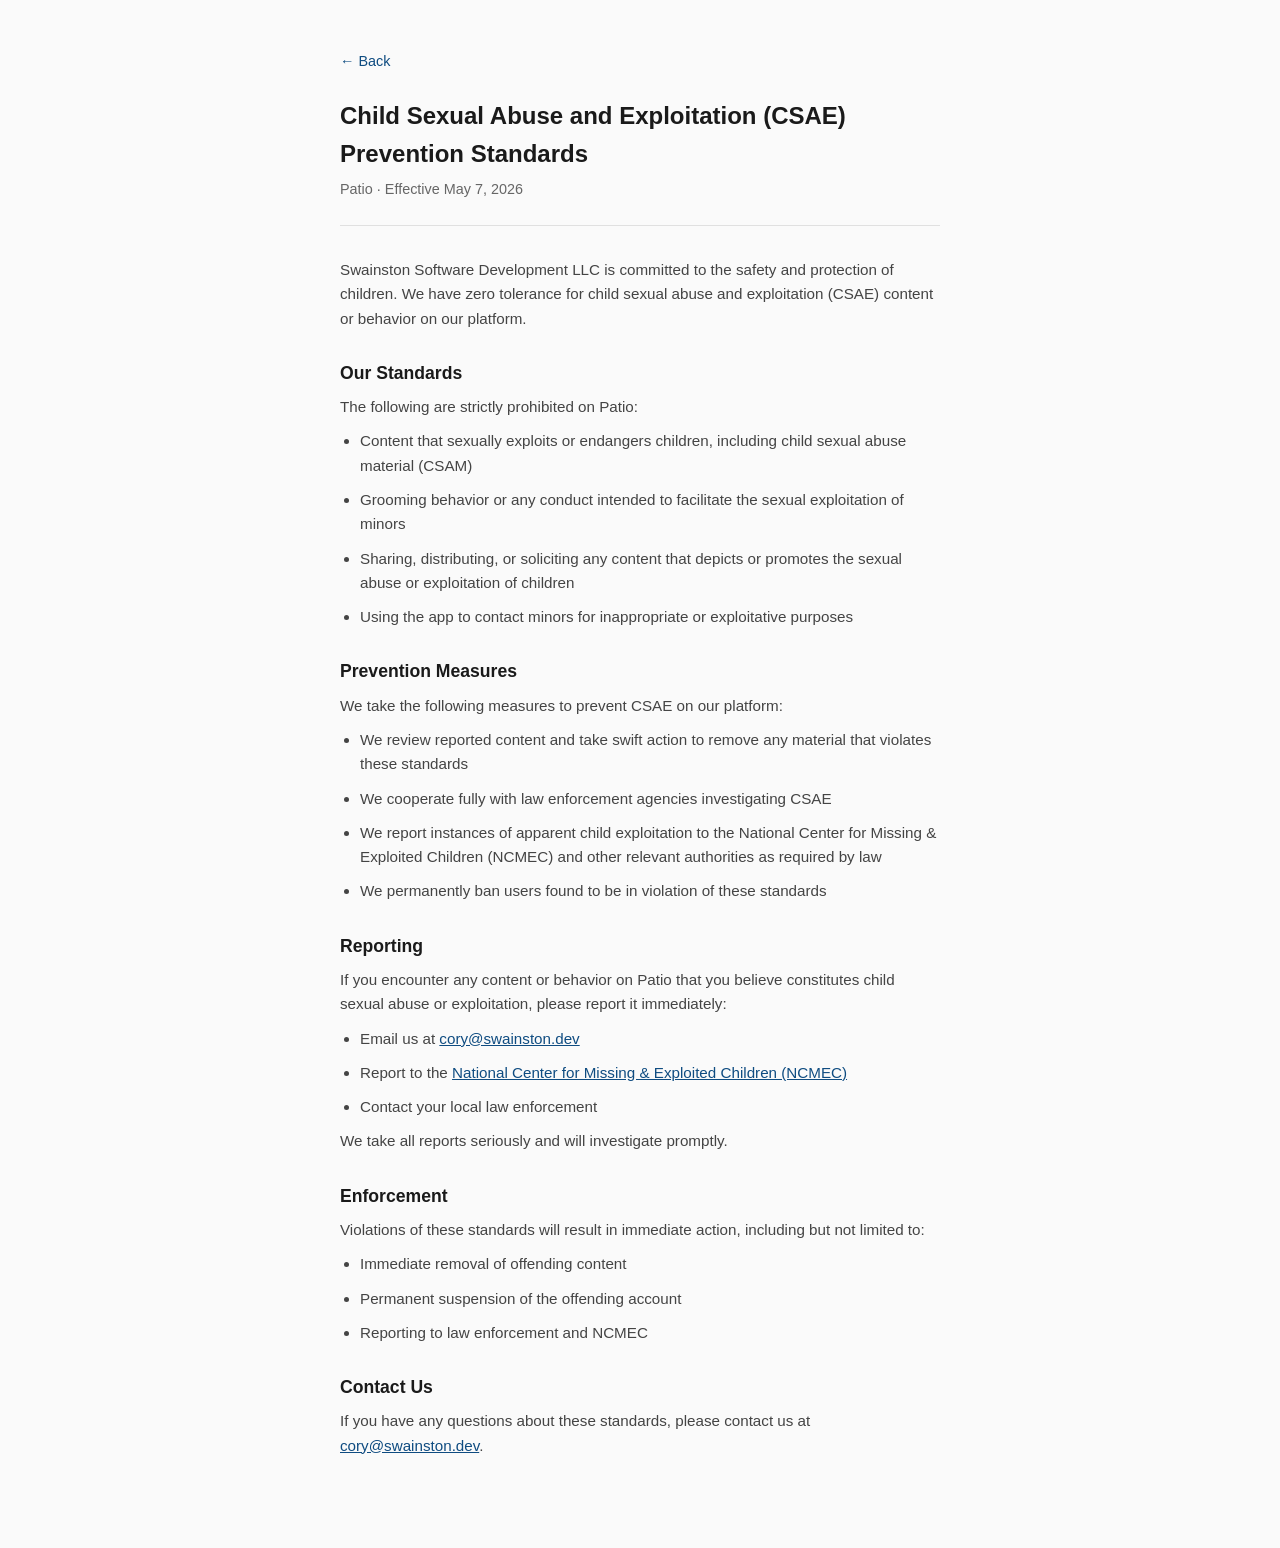
<file: apps/patio/csae-standards.html>
<!DOCTYPE html>
<html lang="en">
<head>
    <meta charset="UTF-8">
    <meta name="viewport" content="width=device-width, initial-scale=1.0">
    <title>Patio - CSAE Prevention Standards</title>
    <link rel="icon" href="../../favicon.svg" type="image/svg+xml">
    <link rel="stylesheet" href="../../style.css">
</head>
<body>
    <div class="page">
        <a class="back" href="index.html">&larr; Back</a>
        <h1>Child Sexual Abuse and Exploitation (CSAE) Prevention Standards</h1>
        <p class="subtitle">Patio &middot; Effective May 7, 2026</p>

        <p>Swainston Software Development LLC is committed to the safety and protection of children. We have zero tolerance for child sexual abuse and exploitation (CSAE) content or behavior on our platform.</p>

        <h2>Our Standards</h2>
        <p>The following are strictly prohibited on Patio:</p>
        <ul>
            <li>Content that sexually exploits or endangers children, including child sexual abuse material (CSAM)</li>
            <li>Grooming behavior or any conduct intended to facilitate the sexual exploitation of minors</li>
            <li>Sharing, distributing, or soliciting any content that depicts or promotes the sexual abuse or exploitation of children</li>
            <li>Using the app to contact minors for inappropriate or exploitative purposes</li>
        </ul>

        <h2>Prevention Measures</h2>
        <p>We take the following measures to prevent CSAE on our platform:</p>
        <ul>
            <li>We review reported content and take swift action to remove any material that violates these standards</li>
            <li>We cooperate fully with law enforcement agencies investigating CSAE</li>
            <li>We report instances of apparent child exploitation to the National Center for Missing &amp; Exploited Children (NCMEC) and other relevant authorities as required by law</li>
            <li>We permanently ban users found to be in violation of these standards</li>
        </ul>

        <h2>Reporting</h2>
        <p>If you encounter any content or behavior on Patio that you believe constitutes child sexual abuse or exploitation, please report it immediately:</p>
        <ul>
            <li>Email us at <a href="mailto:cory@swainston.dev">cory@swainston.dev</a></li>
            <li>Report to the <a href="https://report.cybertip.org/" target="_blank" rel="noopener noreferrer">National Center for Missing &amp; Exploited Children (NCMEC)</a></li>
            <li>Contact your local law enforcement</li>
        </ul>
        <p>We take all reports seriously and will investigate promptly.</p>

        <h2>Enforcement</h2>
        <p>Violations of these standards will result in immediate action, including but not limited to:</p>
        <ul>
            <li>Immediate removal of offending content</li>
            <li>Permanent suspension of the offending account</li>
            <li>Reporting to law enforcement and NCMEC</li>
        </ul>

        <h2>Contact Us</h2>
        <p>If you have any questions about these standards, please contact us at <a href="mailto:cory@swainston.dev">cory@swainston.dev</a>.</p>
    </div>
</body>
</html>
</file>
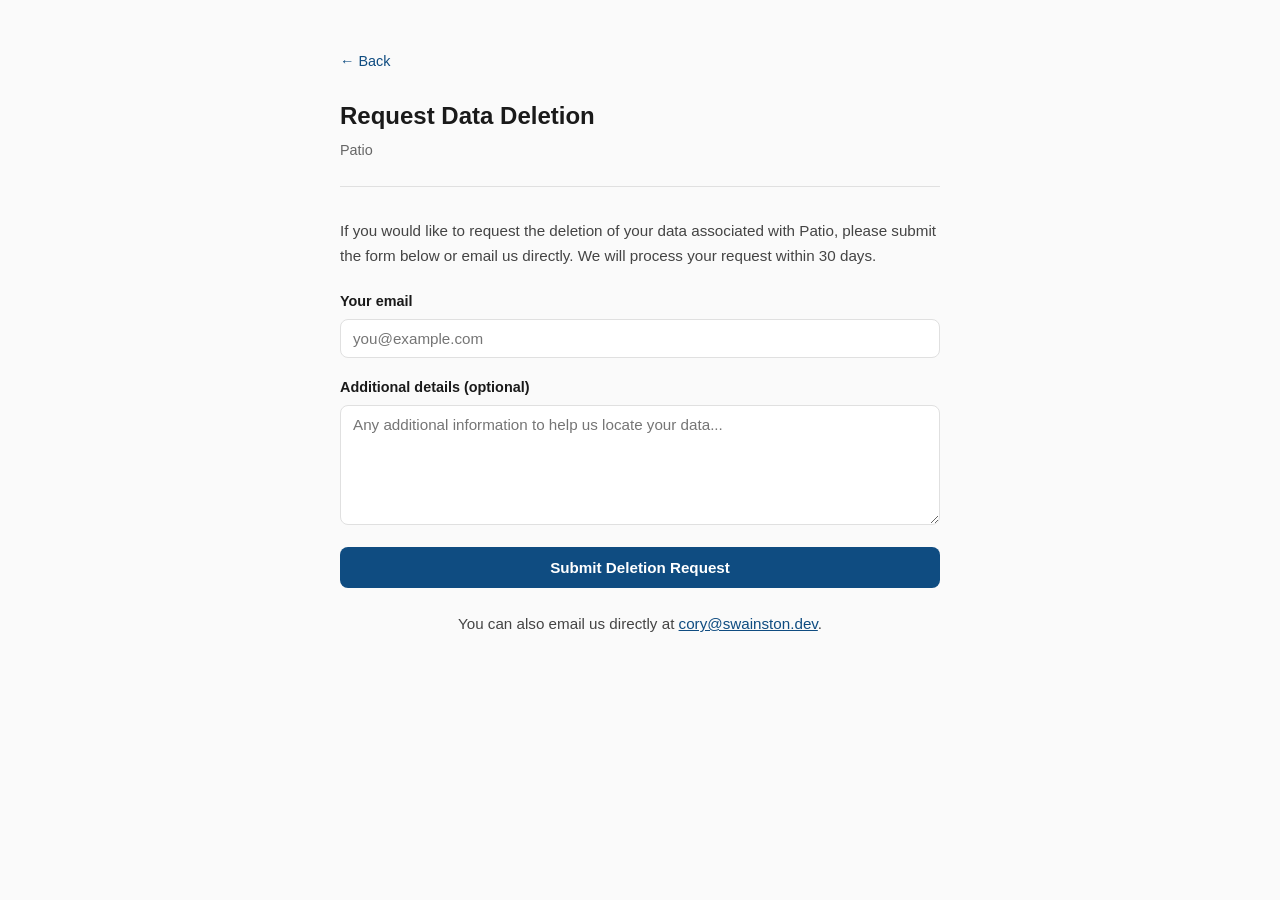
<file: apps/patio/data-deletion.html>
<!DOCTYPE html>
<html lang="en">
<head>
    <meta charset="UTF-8">
    <meta name="viewport" content="width=device-width, initial-scale=1.0">
    <title>Patio - Data Deletion</title>
    <link rel="icon" href="../../favicon.svg" type="image/svg+xml">
    <link rel="stylesheet" href="../../style.css">
</head>
<body>
    <div class="page">
        <a class="back" href="index.html">&larr; Back</a>
        <h1>Request Data Deletion</h1>
        <p class="subtitle">Patio</p>

        <p>If you would like to request the deletion of your data associated with Patio, please submit the form below or email us directly. We will process your request within 30 days.</p>

        <form class="support-form" action="https://formspree.io/f/xojyglbp" method="POST">
            <input type="hidden" name="app" value="Patio">
            <input type="hidden" name="type" value="Data Deletion Request">

            <label for="email">Your email</label>
            <input type="email" id="email" name="email" placeholder="you@example.com" required>

            <label for="message">Additional details (optional)</label>
            <textarea id="message" name="message" rows="4" placeholder="Any additional information to help us locate your data..."></textarea>

            <button type="submit">Submit Deletion Request</button>
        </form>

        <div id="success-message" class="success-message" hidden>
            <p>Your data deletion request has been received. We'll process it within 30 days.</p>
        </div>

        <p class="support-alt">You can also email us directly at <a href="mailto:cory@swainston.dev">cory@swainston.dev</a>.</p>
    </div>

    <script>
        document.querySelector('form').addEventListener('submit', async function(e) {
            e.preventDefault();
            const form = e.target;
            const res = await fetch(form.action, { method: 'POST', body: new FormData(form), headers: { 'Accept': 'application/json' } });
            if (res.ok) {
                form.hidden = true;
                document.getElementById('success-message').hidden = false;
            }
        });
    </script>
</body>
</html>
</file>
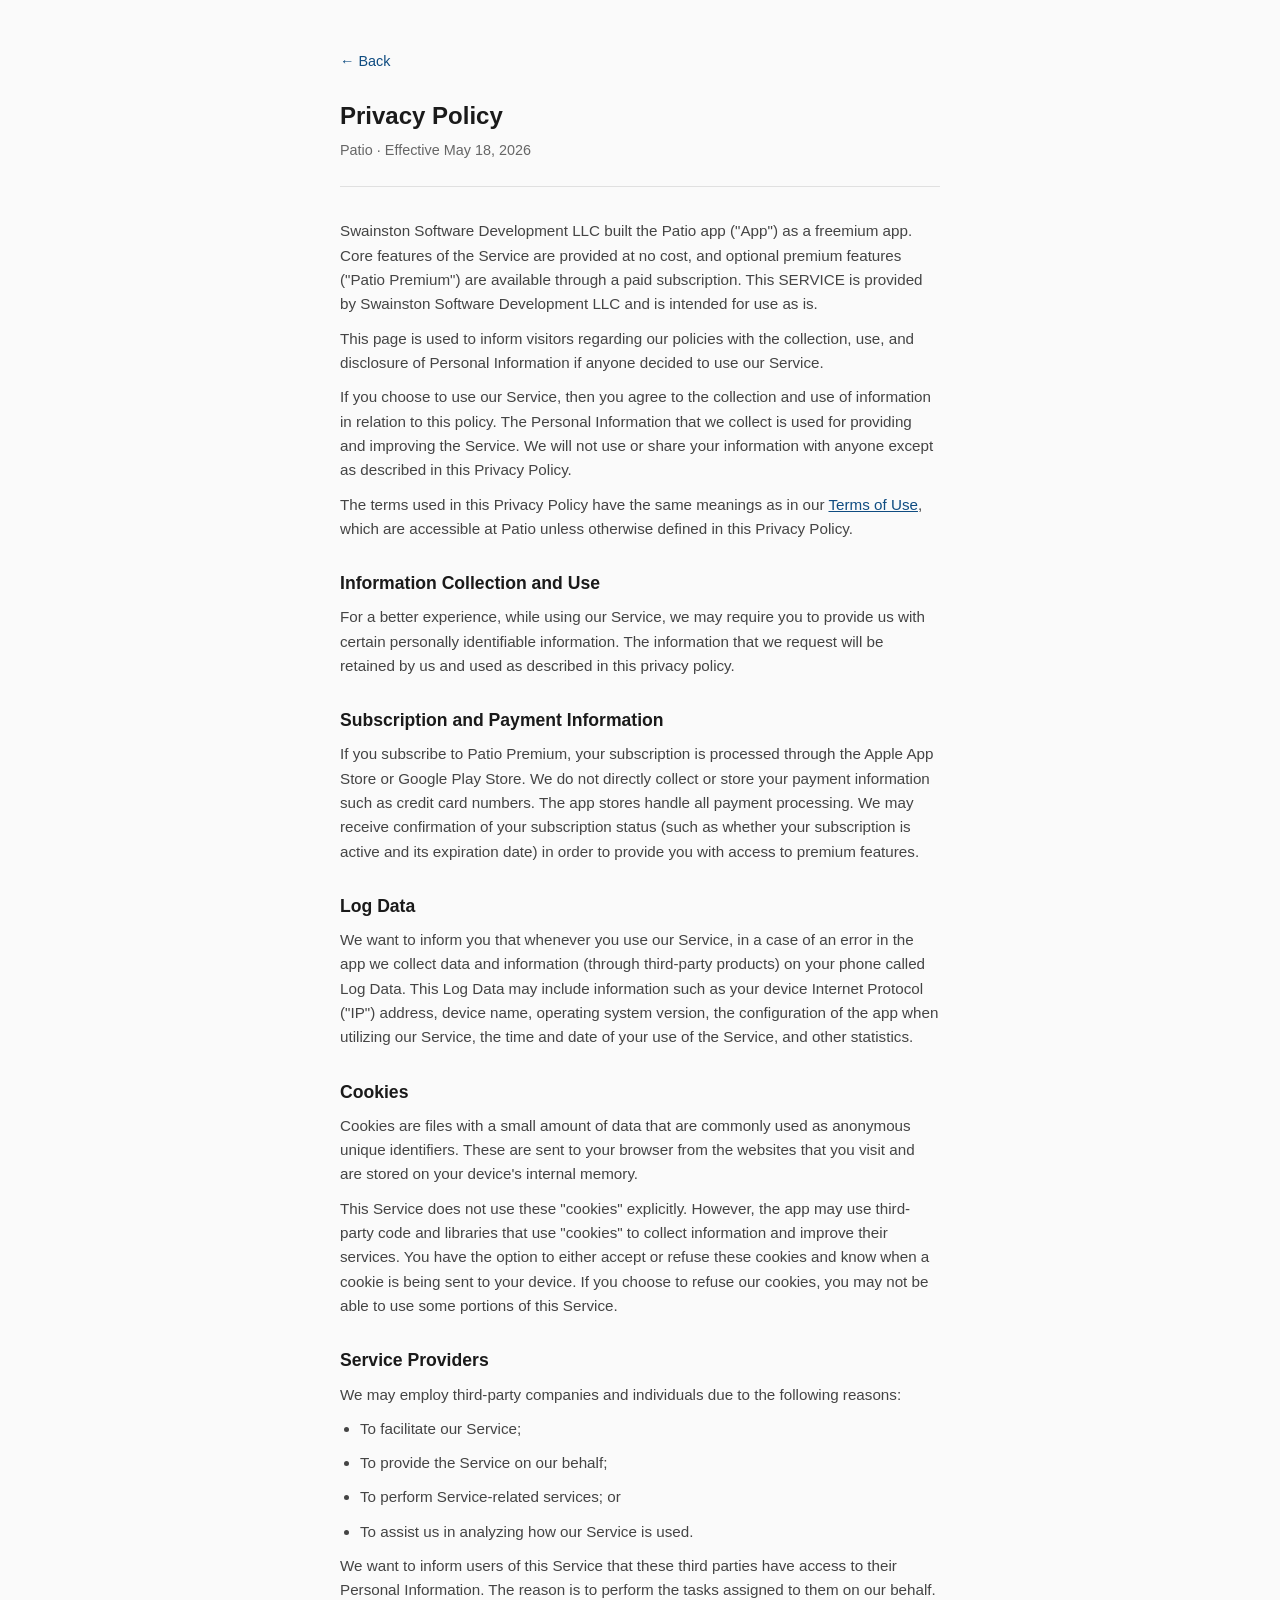
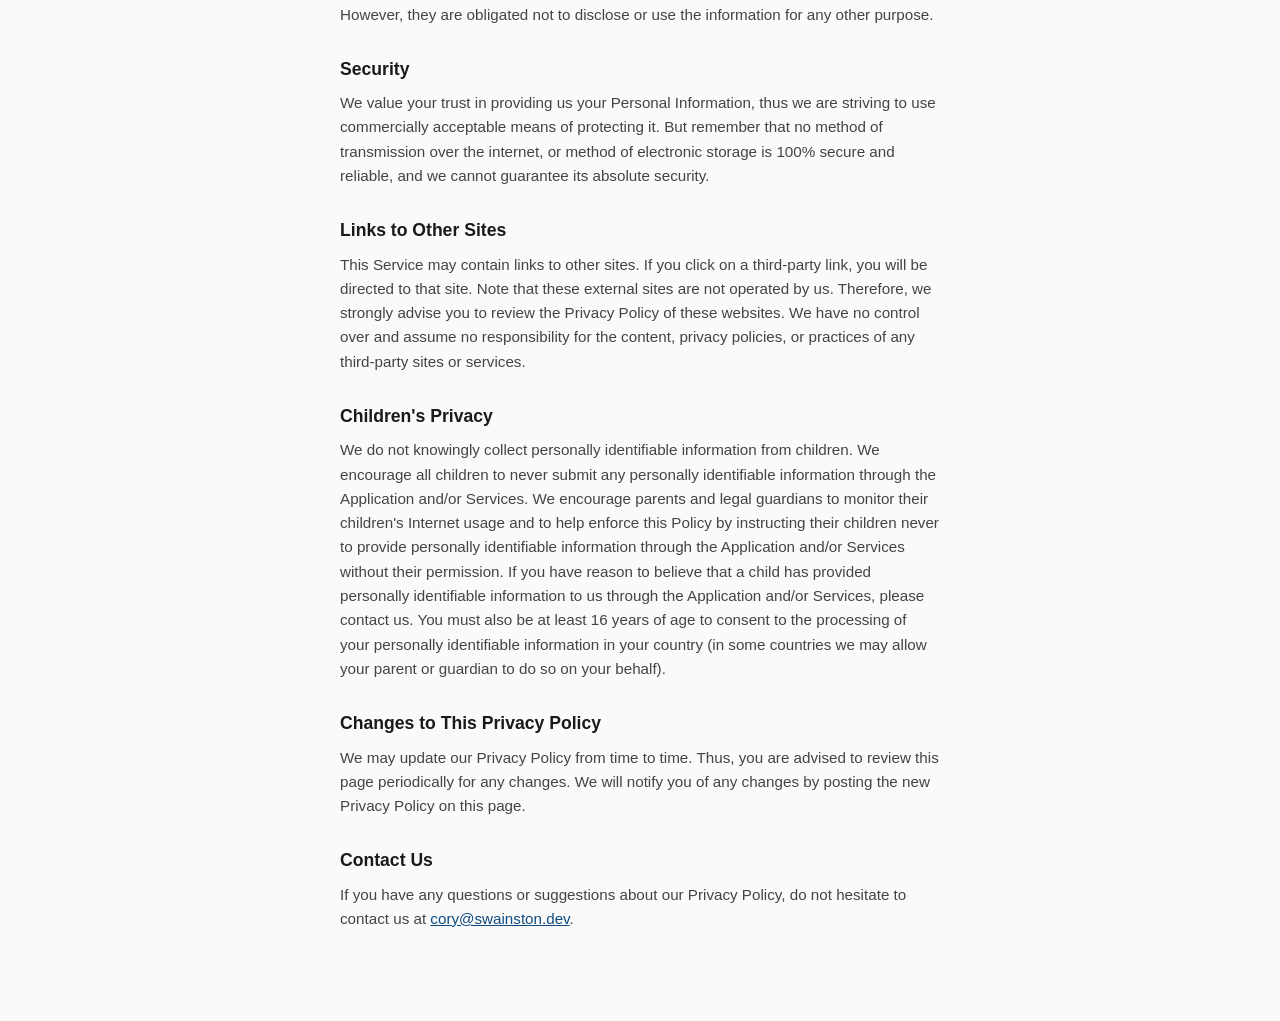
<file: apps/patio/privacy-policy.html>
<!DOCTYPE html>
<html lang="en">
<head>
    <meta charset="UTF-8">
    <meta name="viewport" content="width=device-width, initial-scale=1.0">
    <title>Patio - Privacy Policy</title>
    <link rel="icon" href="../../favicon.svg" type="image/svg+xml">
    <link rel="stylesheet" href="../../style.css">
</head>
<body>
    <div class="page">
        <a class="back" href="index.html">&larr; Back</a>
        <h1>Privacy Policy</h1>
        <p class="subtitle">Patio &middot; Effective May 18, 2026</p>

        <p>Swainston Software Development LLC built the Patio app ("App") as a freemium app. Core features of the Service are provided at no cost, and optional premium features ("Patio Premium") are available through a paid subscription. This SERVICE is provided by Swainston Software Development LLC and is intended for use as is.</p>

        <p>This page is used to inform visitors regarding our policies with the collection, use, and disclosure of Personal Information if anyone decided to use our Service.</p>

        <p>If you choose to use our Service, then you agree to the collection and use of information in relation to this policy. The Personal Information that we collect is used for providing and improving the Service. We will not use or share your information with anyone except as described in this Privacy Policy.</p>

        <p>The terms used in this Privacy Policy have the same meanings as in our <a href="terms-of-use.html">Terms of Use</a>, which are accessible at Patio unless otherwise defined in this Privacy Policy.</p>

        <h2>Information Collection and Use</h2>
        <p>For a better experience, while using our Service, we may require you to provide us with certain personally identifiable information. The information that we request will be retained by us and used as described in this privacy policy.</p>

        <h2>Subscription and Payment Information</h2>
        <p>If you subscribe to Patio Premium, your subscription is processed through the Apple App Store or Google Play Store. We do not directly collect or store your payment information such as credit card numbers. The app stores handle all payment processing. We may receive confirmation of your subscription status (such as whether your subscription is active and its expiration date) in order to provide you with access to premium features.</p>

        <h2>Log Data</h2>
        <p>We want to inform you that whenever you use our Service, in a case of an error in the app we collect data and information (through third-party products) on your phone called Log Data. This Log Data may include information such as your device Internet Protocol ("IP") address, device name, operating system version, the configuration of the app when utilizing our Service, the time and date of your use of the Service, and other statistics.</p>

        <h2>Cookies</h2>
        <p>Cookies are files with a small amount of data that are commonly used as anonymous unique identifiers. These are sent to your browser from the websites that you visit and are stored on your device's internal memory.</p>
        <p>This Service does not use these "cookies" explicitly. However, the app may use third-party code and libraries that use "cookies" to collect information and improve their services. You have the option to either accept or refuse these cookies and know when a cookie is being sent to your device. If you choose to refuse our cookies, you may not be able to use some portions of this Service.</p>

        <h2>Service Providers</h2>
        <p>We may employ third-party companies and individuals due to the following reasons:</p>
        <ul>
            <li>To facilitate our Service;</li>
            <li>To provide the Service on our behalf;</li>
            <li>To perform Service-related services; or</li>
            <li>To assist us in analyzing how our Service is used.</li>
        </ul>
        <p>We want to inform users of this Service that these third parties have access to their Personal Information. The reason is to perform the tasks assigned to them on our behalf. However, they are obligated not to disclose or use the information for any other purpose.</p>

        <h2>Security</h2>
        <p>We value your trust in providing us your Personal Information, thus we are striving to use commercially acceptable means of protecting it. But remember that no method of transmission over the internet, or method of electronic storage is 100% secure and reliable, and we cannot guarantee its absolute security.</p>

        <h2>Links to Other Sites</h2>
        <p>This Service may contain links to other sites. If you click on a third-party link, you will be directed to that site. Note that these external sites are not operated by us. Therefore, we strongly advise you to review the Privacy Policy of these websites. We have no control over and assume no responsibility for the content, privacy policies, or practices of any third-party sites or services.</p>

        <h2>Children's Privacy</h2>
        <p>We do not knowingly collect personally identifiable information from children. We encourage all children to never submit any personally identifiable information through the Application and/or Services. We encourage parents and legal guardians to monitor their children's Internet usage and to help enforce this Policy by instructing their children never to provide personally identifiable information through the Application and/or Services without their permission. If you have reason to believe that a child has provided personally identifiable information to us through the Application and/or Services, please contact us. You must also be at least 16 years of age to consent to the processing of your personally identifiable information in your country (in some countries we may allow your parent or guardian to do so on your behalf).</p>

        <h2>Changes to This Privacy Policy</h2>
        <p>We may update our Privacy Policy from time to time. Thus, you are advised to review this page periodically for any changes. We will notify you of any changes by posting the new Privacy Policy on this page.</p>

        <h2>Contact Us</h2>
        <p>If you have any questions or suggestions about our Privacy Policy, do not hesitate to contact us at <a href="mailto:cory@swainston.dev">cory@swainston.dev</a>.</p>
    </div>
</body>
</html>
</file>
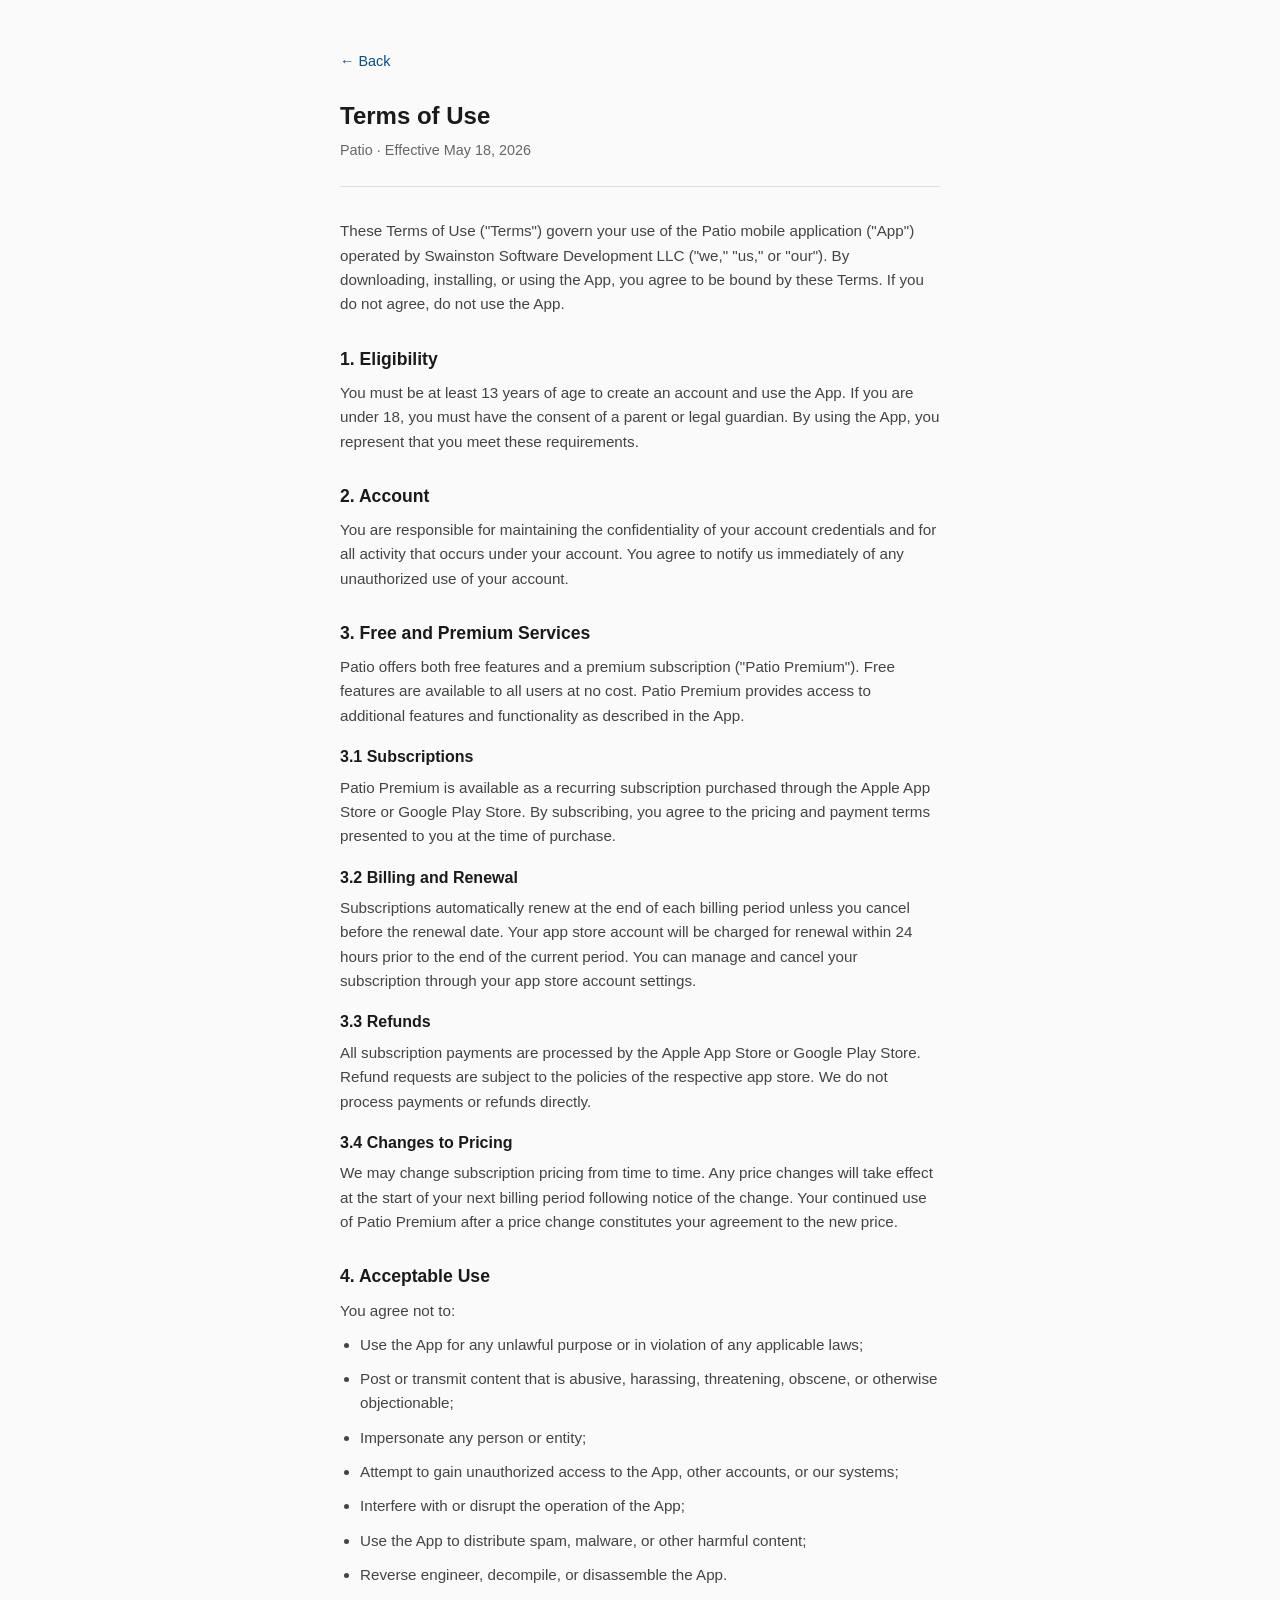
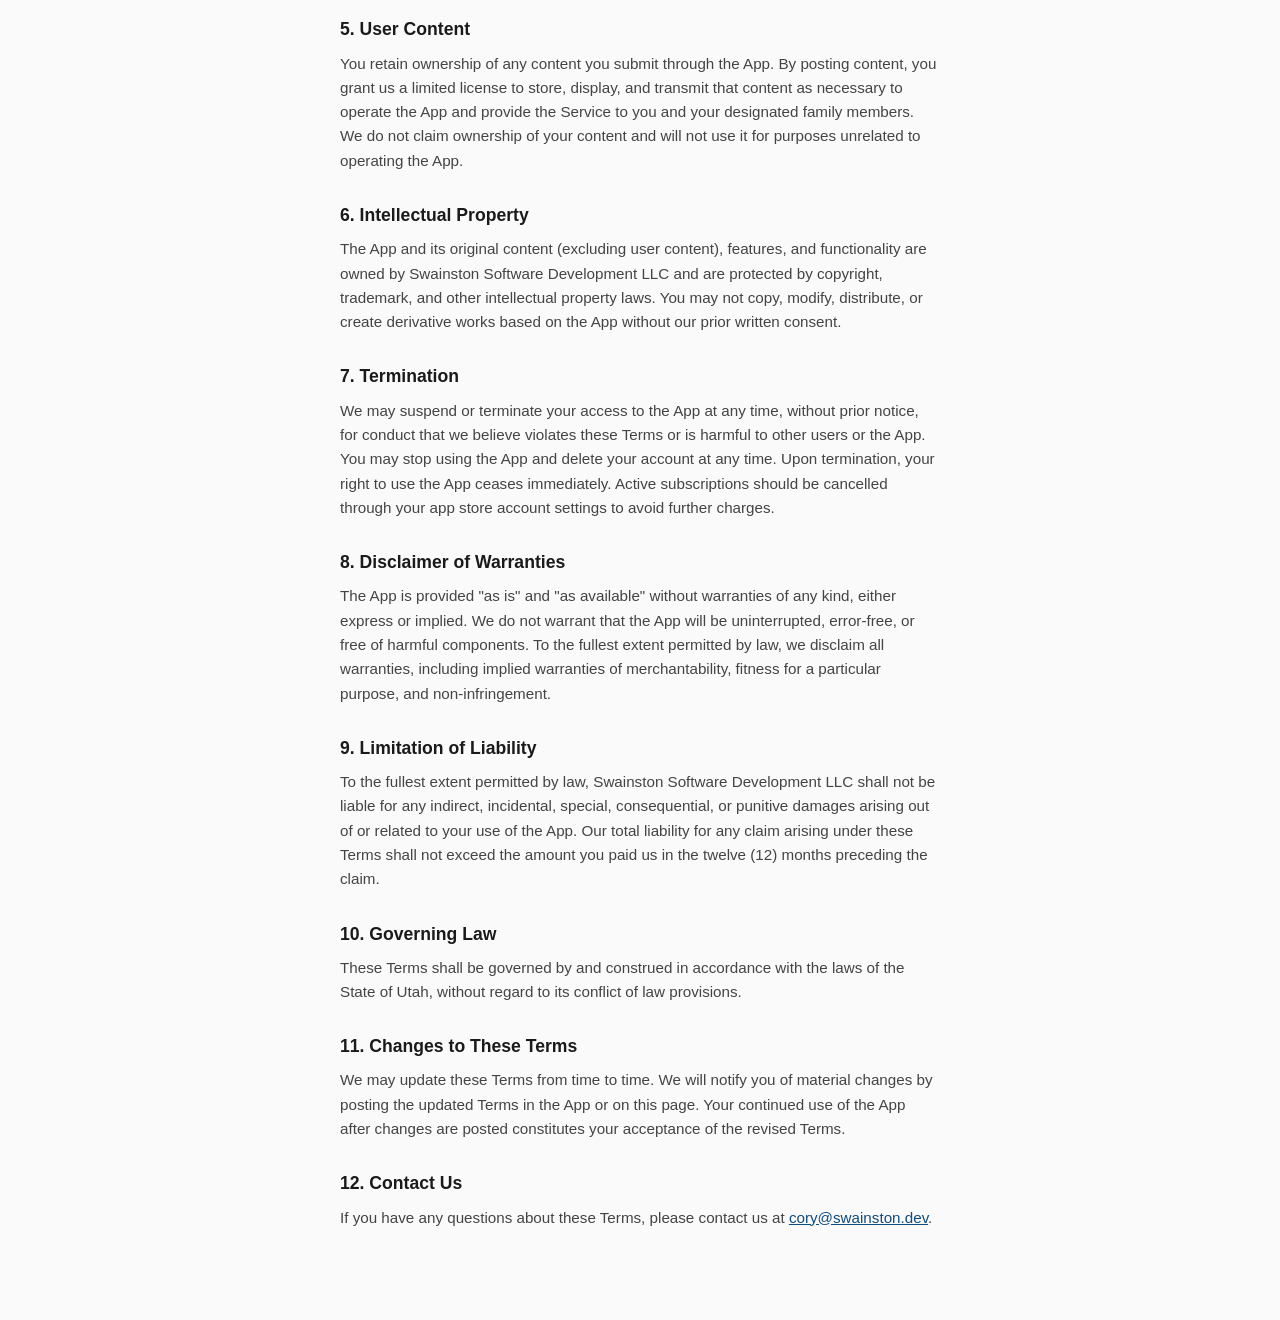
<file: apps/patio/terms-of-use.html>
<!DOCTYPE html>
<html lang="en">
<head>
    <meta charset="UTF-8">
    <meta name="viewport" content="width=device-width, initial-scale=1.0">
    <title>Patio - Terms of Use</title>
    <link rel="icon" href="../../favicon.svg" type="image/svg+xml">
    <link rel="stylesheet" href="../../style.css">
</head>
<body>
    <div class="page">
        <a class="back" href="index.html">&larr; Back</a>
        <h1>Terms of Use</h1>
        <p class="subtitle">Patio &middot; Effective May 18, 2026</p>

        <p>These Terms of Use ("Terms") govern your use of the Patio mobile application ("App") operated by Swainston Software Development LLC ("we," "us," or "our"). By downloading, installing, or using the App, you agree to be bound by these Terms. If you do not agree, do not use the App.</p>

        <h2>1. Eligibility</h2>
        <p>You must be at least 13 years of age to create an account and use the App. If you are under 18, you must have the consent of a parent or legal guardian. By using the App, you represent that you meet these requirements.</p>

        <h2>2. Account</h2>
        <p>You are responsible for maintaining the confidentiality of your account credentials and for all activity that occurs under your account. You agree to notify us immediately of any unauthorized use of your account.</p>

        <h2>3. Free and Premium Services</h2>
        <p>Patio offers both free features and a premium subscription ("Patio Premium"). Free features are available to all users at no cost. Patio Premium provides access to additional features and functionality as described in the App.</p>

        <h3>3.1 Subscriptions</h3>
        <p>Patio Premium is available as a recurring subscription purchased through the Apple App Store or Google Play Store. By subscribing, you agree to the pricing and payment terms presented to you at the time of purchase.</p>

        <h3>3.2 Billing and Renewal</h3>
        <p>Subscriptions automatically renew at the end of each billing period unless you cancel before the renewal date. Your app store account will be charged for renewal within 24 hours prior to the end of the current period. You can manage and cancel your subscription through your app store account settings.</p>

        <h3>3.3 Refunds</h3>
        <p>All subscription payments are processed by the Apple App Store or Google Play Store. Refund requests are subject to the policies of the respective app store. We do not process payments or refunds directly.</p>

        <h3>3.4 Changes to Pricing</h3>
        <p>We may change subscription pricing from time to time. Any price changes will take effect at the start of your next billing period following notice of the change. Your continued use of Patio Premium after a price change constitutes your agreement to the new price.</p>

        <h2>4. Acceptable Use</h2>
        <p>You agree not to:</p>
        <ul>
            <li>Use the App for any unlawful purpose or in violation of any applicable laws;</li>
            <li>Post or transmit content that is abusive, harassing, threatening, obscene, or otherwise objectionable;</li>
            <li>Impersonate any person or entity;</li>
            <li>Attempt to gain unauthorized access to the App, other accounts, or our systems;</li>
            <li>Interfere with or disrupt the operation of the App;</li>
            <li>Use the App to distribute spam, malware, or other harmful content;</li>
            <li>Reverse engineer, decompile, or disassemble the App.</li>
        </ul>

        <h2>5. User Content</h2>
        <p>You retain ownership of any content you submit through the App. By posting content, you grant us a limited license to store, display, and transmit that content as necessary to operate the App and provide the Service to you and your designated family members. We do not claim ownership of your content and will not use it for purposes unrelated to operating the App.</p>

        <h2>6. Intellectual Property</h2>
        <p>The App and its original content (excluding user content), features, and functionality are owned by Swainston Software Development LLC and are protected by copyright, trademark, and other intellectual property laws. You may not copy, modify, distribute, or create derivative works based on the App without our prior written consent.</p>

        <h2>7. Termination</h2>
        <p>We may suspend or terminate your access to the App at any time, without prior notice, for conduct that we believe violates these Terms or is harmful to other users or the App. You may stop using the App and delete your account at any time. Upon termination, your right to use the App ceases immediately. Active subscriptions should be cancelled through your app store account settings to avoid further charges.</p>

        <h2>8. Disclaimer of Warranties</h2>
        <p>The App is provided "as is" and "as available" without warranties of any kind, either express or implied. We do not warrant that the App will be uninterrupted, error-free, or free of harmful components. To the fullest extent permitted by law, we disclaim all warranties, including implied warranties of merchantability, fitness for a particular purpose, and non-infringement.</p>

        <h2>9. Limitation of Liability</h2>
        <p>To the fullest extent permitted by law, Swainston Software Development LLC shall not be liable for any indirect, incidental, special, consequential, or punitive damages arising out of or related to your use of the App. Our total liability for any claim arising under these Terms shall not exceed the amount you paid us in the twelve (12) months preceding the claim.</p>

        <h2>10. Governing Law</h2>
        <p>These Terms shall be governed by and construed in accordance with the laws of the State of Utah, without regard to its conflict of law provisions.</p>

        <h2>11. Changes to These Terms</h2>
        <p>We may update these Terms from time to time. We will notify you of material changes by posting the updated Terms in the App or on this page. Your continued use of the App after changes are posted constitutes your acceptance of the revised Terms.</p>

        <h2>12. Contact Us</h2>
        <p>If you have any questions about these Terms, please contact us at <a href="mailto:cory@swainston.dev">cory@swainston.dev</a>.</p>
    </div>
</body>
</html>
</file>
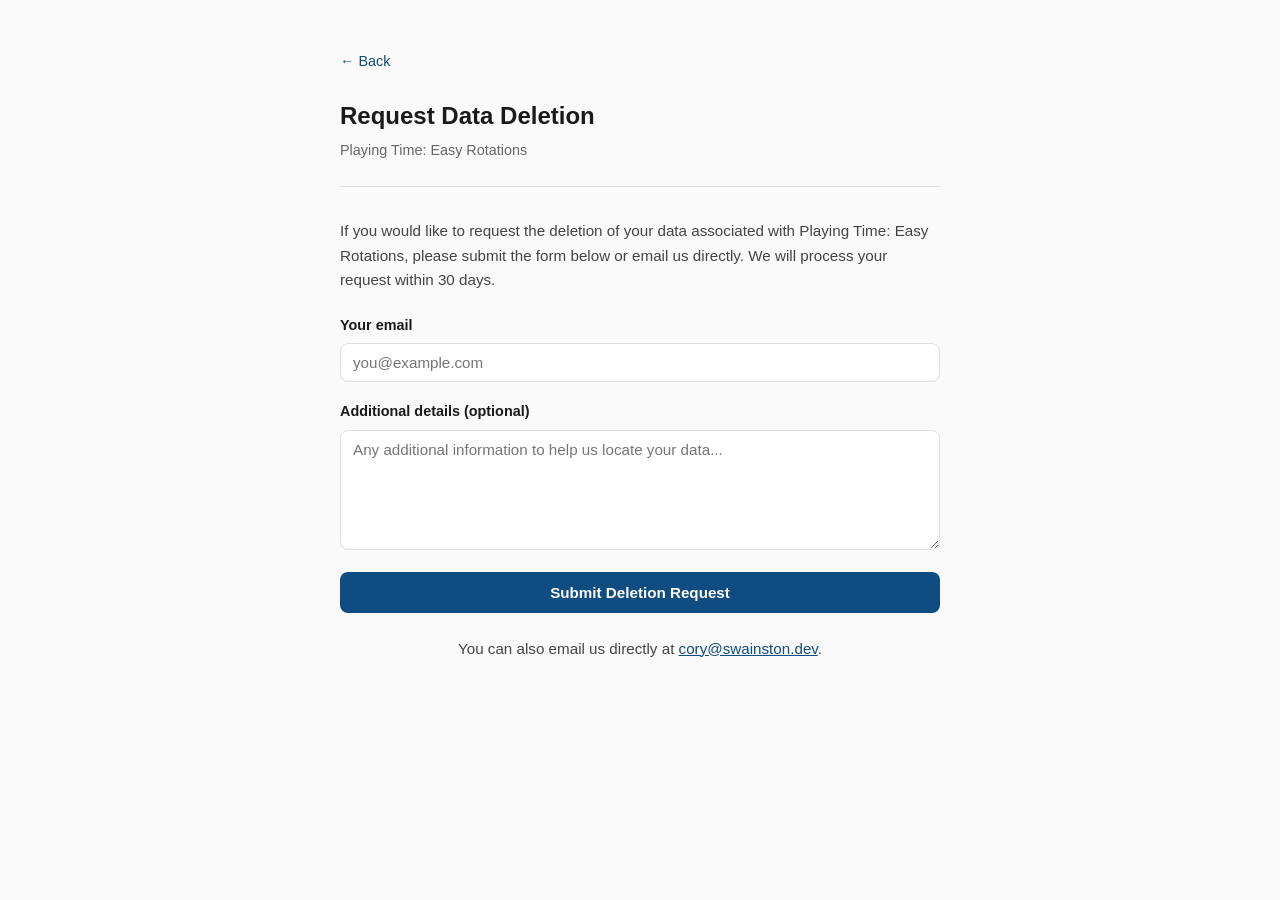
<file: apps/playing-time/data-deletion.html>
<!DOCTYPE html>
<html lang="en">
<head>
    <meta charset="UTF-8">
    <meta name="viewport" content="width=device-width, initial-scale=1.0">
    <title>Playing Time: Easy Rotations - Data Deletion</title>
    <link rel="icon" href="../../favicon.svg" type="image/svg+xml">
    <link rel="stylesheet" href="../../style.css">
</head>
<body>
    <div class="page">
        <a class="back" href="index.html">&larr; Back</a>
        <h1>Request Data Deletion</h1>
        <p class="subtitle">Playing Time: Easy Rotations</p>

        <p>If you would like to request the deletion of your data associated with Playing Time: Easy Rotations, please submit the form below or email us directly. We will process your request within 30 days.</p>

        <form class="support-form" action="https://formspree.io/f/xojyglbp" method="POST">
            <input type="hidden" name="app" value="Playing Time: Easy Rotations">
            <input type="hidden" name="type" value="Data Deletion Request">

            <label for="email">Your email</label>
            <input type="email" id="email" name="email" placeholder="you@example.com" required>

            <label for="message">Additional details (optional)</label>
            <textarea id="message" name="message" rows="4" placeholder="Any additional information to help us locate your data..."></textarea>

            <button type="submit">Submit Deletion Request</button>
        </form>

        <div id="success-message" class="success-message" hidden>
            <p>Your data deletion request has been received. We'll process it within 30 days.</p>
        </div>

        <p class="support-alt">You can also email us directly at <a href="mailto:cory@swainston.dev">cory@swainston.dev</a>.</p>
    </div>

    <script>
        document.querySelector('form').addEventListener('submit', async function(e) {
            e.preventDefault();
            const form = e.target;
            const res = await fetch(form.action, { method: 'POST', body: new FormData(form), headers: { 'Accept': 'application/json' } });
            if (res.ok) {
                form.hidden = true;
                document.getElementById('success-message').hidden = false;
            }
        });
    </script>
</body>
</html>
</file>
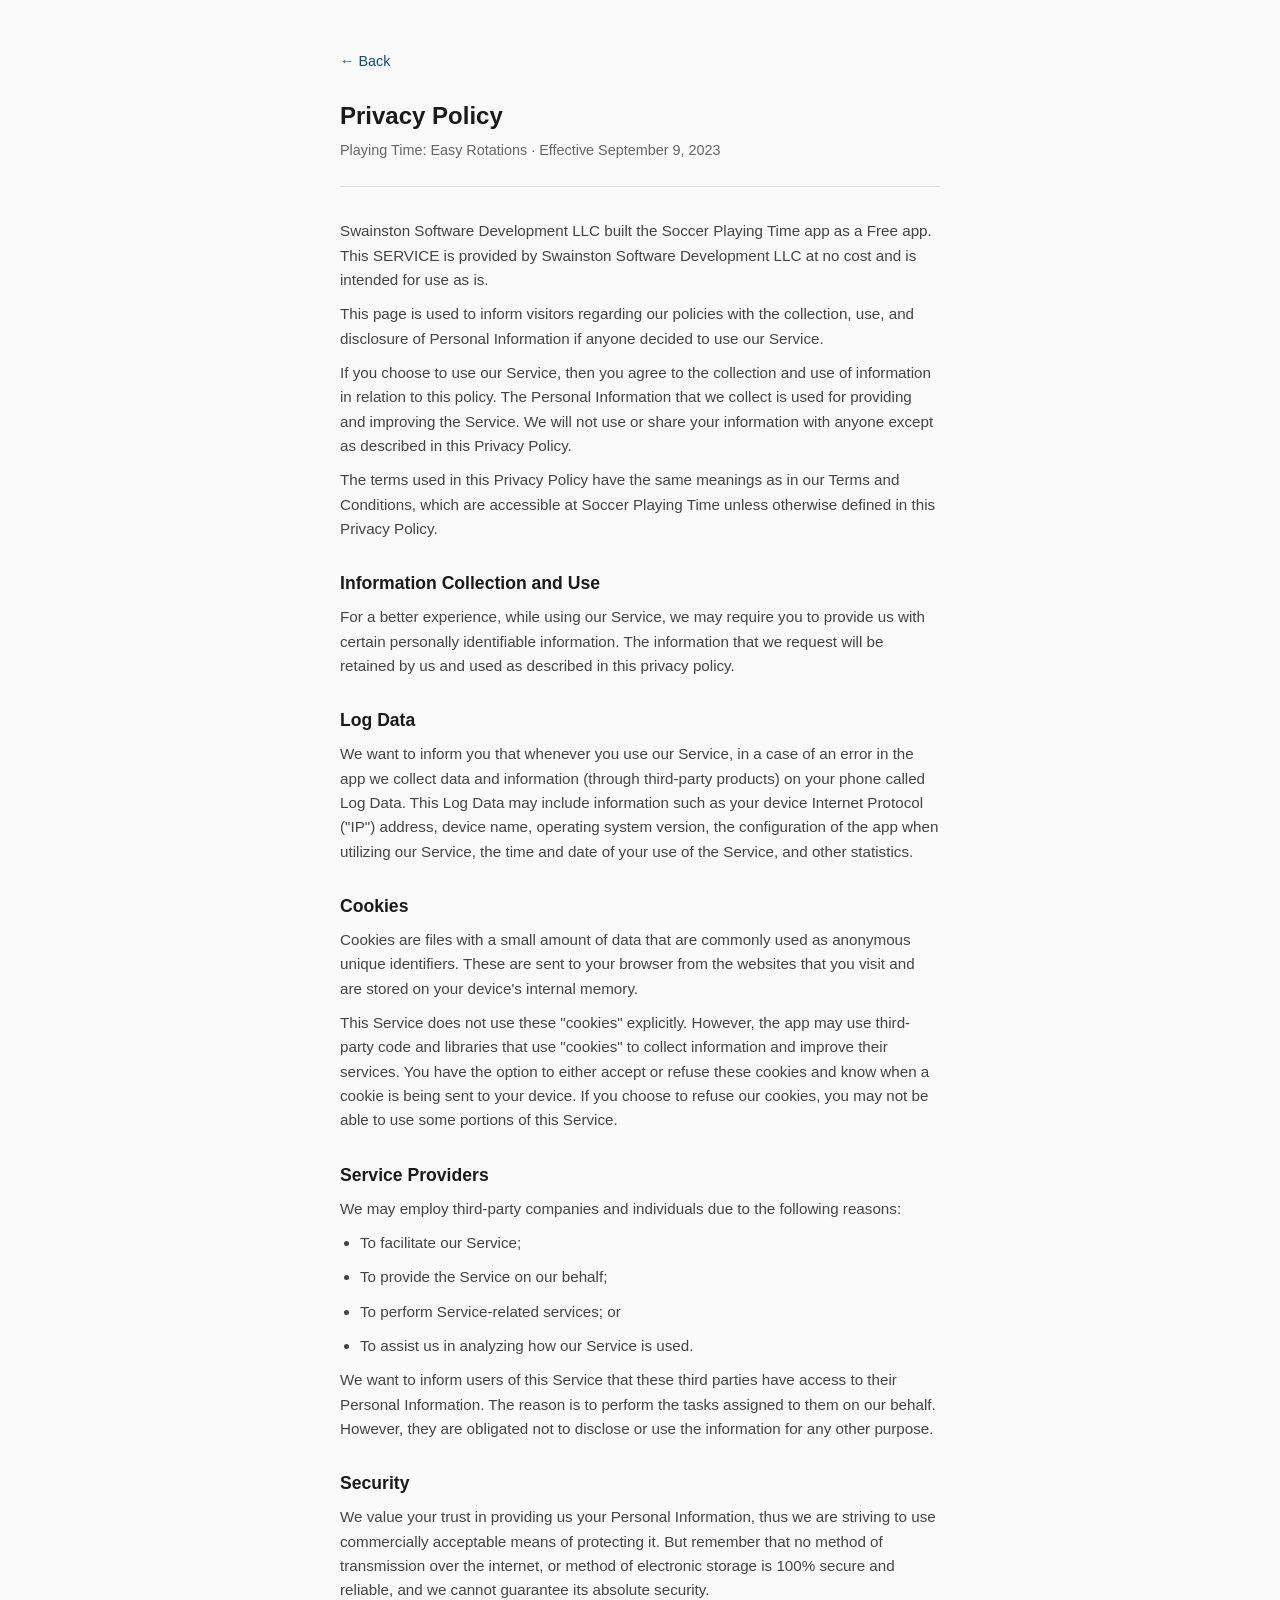
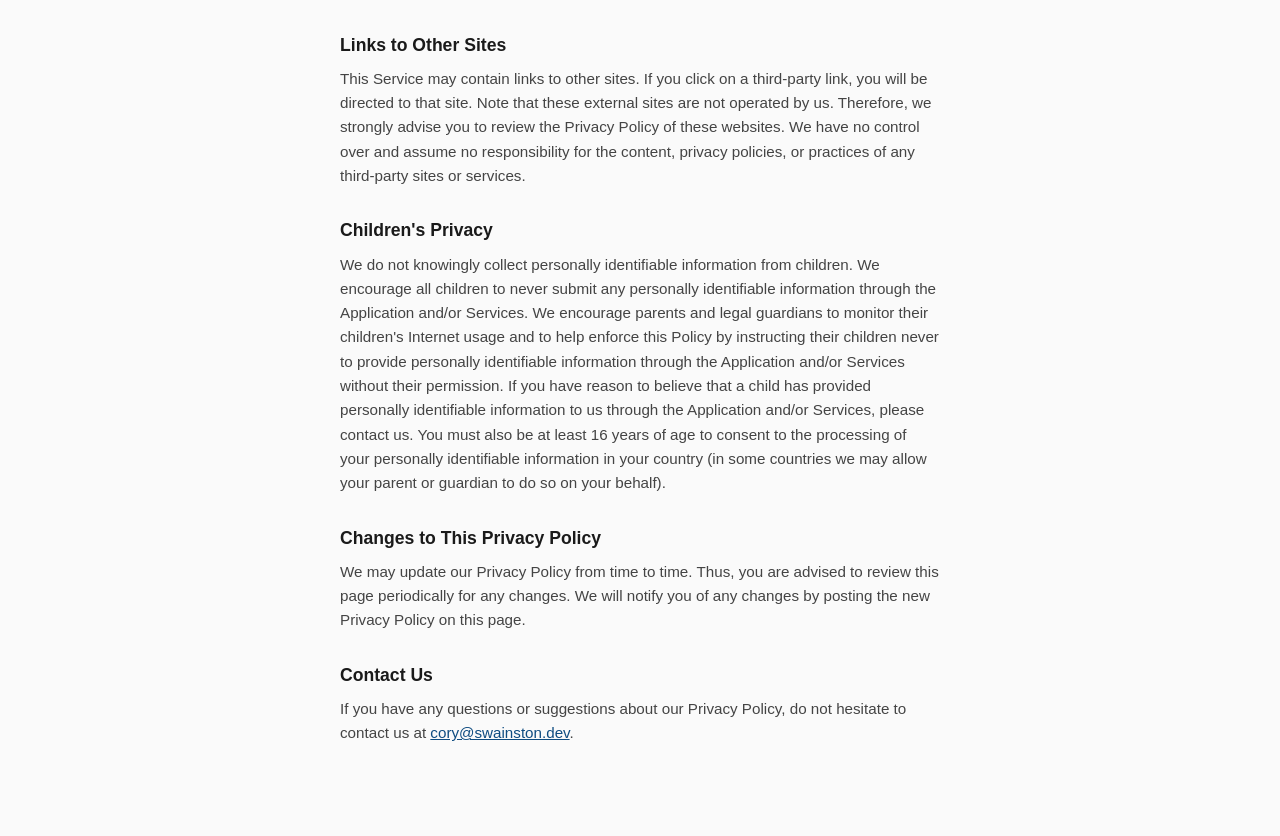
<file: apps/playing-time/privacy-policy.html>
<!DOCTYPE html>
<html lang="en">
<head>
    <meta charset="UTF-8">
    <meta name="viewport" content="width=device-width, initial-scale=1.0">
    <title>Playing Time: Easy Rotations - Privacy Policy</title>
    <link rel="icon" href="../../favicon.svg" type="image/svg+xml">
    <link rel="stylesheet" href="../../style.css">
</head>
<body>
    <div class="page">
        <a class="back" href="index.html">&larr; Back</a>
        <h1>Privacy Policy</h1>
        <p class="subtitle">Playing Time: Easy Rotations &middot; Effective September 9, 2023</p>

        <p>Swainston Software Development LLC built the Soccer Playing Time app as a Free app. This SERVICE is provided by Swainston Software Development LLC at no cost and is intended for use as is.</p>

        <p>This page is used to inform visitors regarding our policies with the collection, use, and disclosure of Personal Information if anyone decided to use our Service.</p>

        <p>If you choose to use our Service, then you agree to the collection and use of information in relation to this policy. The Personal Information that we collect is used for providing and improving the Service. We will not use or share your information with anyone except as described in this Privacy Policy.</p>

        <p>The terms used in this Privacy Policy have the same meanings as in our Terms and Conditions, which are accessible at Soccer Playing Time unless otherwise defined in this Privacy Policy.</p>

        <h2>Information Collection and Use</h2>
        <p>For a better experience, while using our Service, we may require you to provide us with certain personally identifiable information. The information that we request will be retained by us and used as described in this privacy policy.</p>

        <h2>Log Data</h2>
        <p>We want to inform you that whenever you use our Service, in a case of an error in the app we collect data and information (through third-party products) on your phone called Log Data. This Log Data may include information such as your device Internet Protocol ("IP") address, device name, operating system version, the configuration of the app when utilizing our Service, the time and date of your use of the Service, and other statistics.</p>

        <h2>Cookies</h2>
        <p>Cookies are files with a small amount of data that are commonly used as anonymous unique identifiers. These are sent to your browser from the websites that you visit and are stored on your device's internal memory.</p>
        <p>This Service does not use these "cookies" explicitly. However, the app may use third-party code and libraries that use "cookies" to collect information and improve their services. You have the option to either accept or refuse these cookies and know when a cookie is being sent to your device. If you choose to refuse our cookies, you may not be able to use some portions of this Service.</p>

        <h2>Service Providers</h2>
        <p>We may employ third-party companies and individuals due to the following reasons:</p>
        <ul>
            <li>To facilitate our Service;</li>
            <li>To provide the Service on our behalf;</li>
            <li>To perform Service-related services; or</li>
            <li>To assist us in analyzing how our Service is used.</li>
        </ul>
        <p>We want to inform users of this Service that these third parties have access to their Personal Information. The reason is to perform the tasks assigned to them on our behalf. However, they are obligated not to disclose or use the information for any other purpose.</p>

        <h2>Security</h2>
        <p>We value your trust in providing us your Personal Information, thus we are striving to use commercially acceptable means of protecting it. But remember that no method of transmission over the internet, or method of electronic storage is 100% secure and reliable, and we cannot guarantee its absolute security.</p>

        <h2>Links to Other Sites</h2>
        <p>This Service may contain links to other sites. If you click on a third-party link, you will be directed to that site. Note that these external sites are not operated by us. Therefore, we strongly advise you to review the Privacy Policy of these websites. We have no control over and assume no responsibility for the content, privacy policies, or practices of any third-party sites or services.</p>

        <h2>Children's Privacy</h2>
        <p>We do not knowingly collect personally identifiable information from children. We encourage all children to never submit any personally identifiable information through the Application and/or Services. We encourage parents and legal guardians to monitor their children's Internet usage and to help enforce this Policy by instructing their children never to provide personally identifiable information through the Application and/or Services without their permission. If you have reason to believe that a child has provided personally identifiable information to us through the Application and/or Services, please contact us. You must also be at least 16 years of age to consent to the processing of your personally identifiable information in your country (in some countries we may allow your parent or guardian to do so on your behalf).</p>

        <h2>Changes to This Privacy Policy</h2>
        <p>We may update our Privacy Policy from time to time. Thus, you are advised to review this page periodically for any changes. We will notify you of any changes by posting the new Privacy Policy on this page.</p>

        <h2>Contact Us</h2>
        <p>If you have any questions or suggestions about our Privacy Policy, do not hesitate to contact us at <a href="mailto:cory@swainston.dev">cory@swainston.dev</a>.</p>
    </div>
</body>
</html>
</file>
<file: style.css>
:root {
  --bg: #fafafa;
  --text: #1a1a1a;
  --muted: #666;
  --border: #e0e0e0;
  --accent: #0F4C81;
  --card-bg: #fff;
  --card-shadow: 0 2px 12px rgba(0,0,0,0.08);
}

* { margin: 0; padding: 0; box-sizing: border-box; }

body {
  font-family: Helvetica, Arial, sans-serif;
  color: var(--text);
  background: var(--bg);
  line-height: 1.6;
  -webkit-font-smoothing: antialiased;
}

/* 3D world background */
#world {
  position: fixed;
  top: 0;
  left: 0;
  width: 100%;
  height: 100%;
  z-index: 0;
  pointer-events: none;
}

#aurora {
  position: fixed;
  top: 0;
  left: 0;
  width: 100%;
  height: 100%;
  z-index: 0;
  pointer-events: none;
  display: none;
}

body > *:not(#world):not(#aurora):not(script) {
  position: relative;
  z-index: 1;
}

/* Landing page */
.hero {
  text-align: center;
  padding: 80px 20px 40px;
}

.logo {
  display: flex;
  flex-direction: column;
  align-items: center;
  gap: 0;
}

.logo-main {
  font-family: 'Jost', sans-serif;
  font-size: 3.8rem;
  font-weight: 700;
  letter-spacing: 0.04em;
  text-transform: uppercase;
  color: var(--accent);
  line-height: 1.1;
}

.logo-sub {
  font-family: 'Jost', sans-serif;
  font-size: 1.05rem;
  font-weight: 500;
  letter-spacing: 0.35em;
  text-transform: uppercase;
  color: var(--accent);
  opacity: 0.6;
  margin-top: -2px;
}

.hero p {
  font-family: Helvetica, Arial, sans-serif;
  font-weight: 600;
  color: var(--muted);
  margin-top: 16px;
  font-size: 1.1rem;
}

.app-list {
  display: flex;
  flex-wrap: wrap;
  justify-content: center;
  gap: 32px;
  padding: 40px 20px 80px;
  max-width: 800px;
  margin: 0 auto;
}

.app-link {
  display: flex;
  flex-direction: column;
  align-items: center;
  gap: 12px;
  text-decoration: none;
  color: var(--text);
  background: var(--card-bg);
  border: 1px solid var(--border);
  border-radius: 16px;
  padding: 32px 40px;
  box-shadow: var(--card-shadow);
  transition: transform 0.2s, box-shadow 0.2s;
}

.app-link:hover {
  transform: translateY(-4px);
  box-shadow: 0 6px 20px rgba(0,0,0,0.12);
}

.app-link img {
  width: 80px;
  height: 80px;
  border-radius: 18px;
}

.app-link span {
  font-size: 1.05rem;
  font-weight: 600;
}

/* Footer */
footer {
  text-align: center;
  padding: 32px 20px;
  border-top: 1px solid var(--border);
  color: var(--muted);
  font-size: 0.85rem;
}

footer a {
  color: var(--accent);
  text-decoration: none;
}

/* Sub-pages (privacy, support) */
.page {
  max-width: 640px;
  margin: 0 auto;
  padding: 48px 20px 80px;
}

.page .back {
  display: inline-block;
  margin-bottom: 24px;
  color: var(--accent);
  text-decoration: none;
  font-size: 0.9rem;
  font-weight: 500;
}

.page .back:hover {
  text-decoration: underline;
}

.page h1 {
  font-size: 1.5rem;
  margin-bottom: 4px;
}

.page .subtitle {
  color: var(--muted);
  font-size: 0.9rem;
  margin-bottom: 32px;
  padding-bottom: 24px;
  border-bottom: 1px solid var(--border);
}

.page h2 {
  font-size: 1.1rem;
  margin-top: 28px;
  margin-bottom: 8px;
}

.page h3 {
  font-size: 1rem;
  margin-top: 16px;
  margin-bottom: 6px;
}

.page p, .page li {
  color: #444;
  margin-bottom: 10px;
  font-size: 0.95rem;
}

.page a {
  color: var(--accent);
}

.page ul {
  padding-left: 20px;
  margin-bottom: 10px;
}

/* Support page */
.support-header {
  display: flex;
  align-items: center;
  gap: 16px;
  margin-bottom: 32px;
  padding-bottom: 24px;
  border-bottom: 1px solid var(--border);
}

.support-header img {
  width: 64px;
  height: 64px;
  border-radius: 14px;
}

.support-header.no-icon img {
  display: none;
}

.support-header h1 {
  margin-bottom: 0;
}

.support-form {
  display: flex;
  flex-direction: column;
  gap: 6px;
  margin-bottom: 24px;
}

.support-form label {
  font-size: 0.9rem;
  font-weight: 600;
  margin-top: 12px;
}

.support-form input,
.support-form textarea {
  font-family: inherit;
  font-size: 0.95rem;
  padding: 10px 12px;
  border: 1px solid var(--border);
  border-radius: 8px;
  background: var(--card-bg);
  color: var(--text);
  outline: none;
  transition: border-color 0.2s;
}

.support-form input:focus,
.support-form textarea:focus {
  border-color: var(--accent);
}

.support-form textarea {
  resize: vertical;
  min-height: 120px;
}

.support-form button {
  margin-top: 16px;
  padding: 12px;
  font-family: inherit;
  font-size: 0.95rem;
  font-weight: 600;
  color: #fff;
  background: var(--accent);
  border: none;
  border-radius: 8px;
  cursor: pointer;
  transition: background 0.2s;
}

.support-form button:hover {
  background: #0a3660;
}

.success-message {
  text-align: center;
  padding: 32px;
  background: #e0f5ee;
  border-radius: 12px;
  margin-bottom: 24px;
}

.success-message p {
  color: #1a7a52;
  font-weight: 500;
}

.support-alt {
  text-align: center;
  color: var(--muted);
  font-size: 0.85rem;
}

/* Responsive */
@media (max-width: 600px) {
  .hero { padding: 48px 16px 24px; }
  .logo-main { font-size: 1.8rem; }
  .logo-sub { font-size: 0.7rem; letter-spacing: 0.2em; }
  .hero p { font-size: 1rem; }
  .app-list { padding: 24px 16px 48px; gap: 20px; }
  .app-link { width: 100%; padding: 24px; }
  .page { padding: 32px 16px 60px; }
  .page h1 { font-size: 1.3rem; }
  footer { padding: 24px 16px; }
}
</file>
